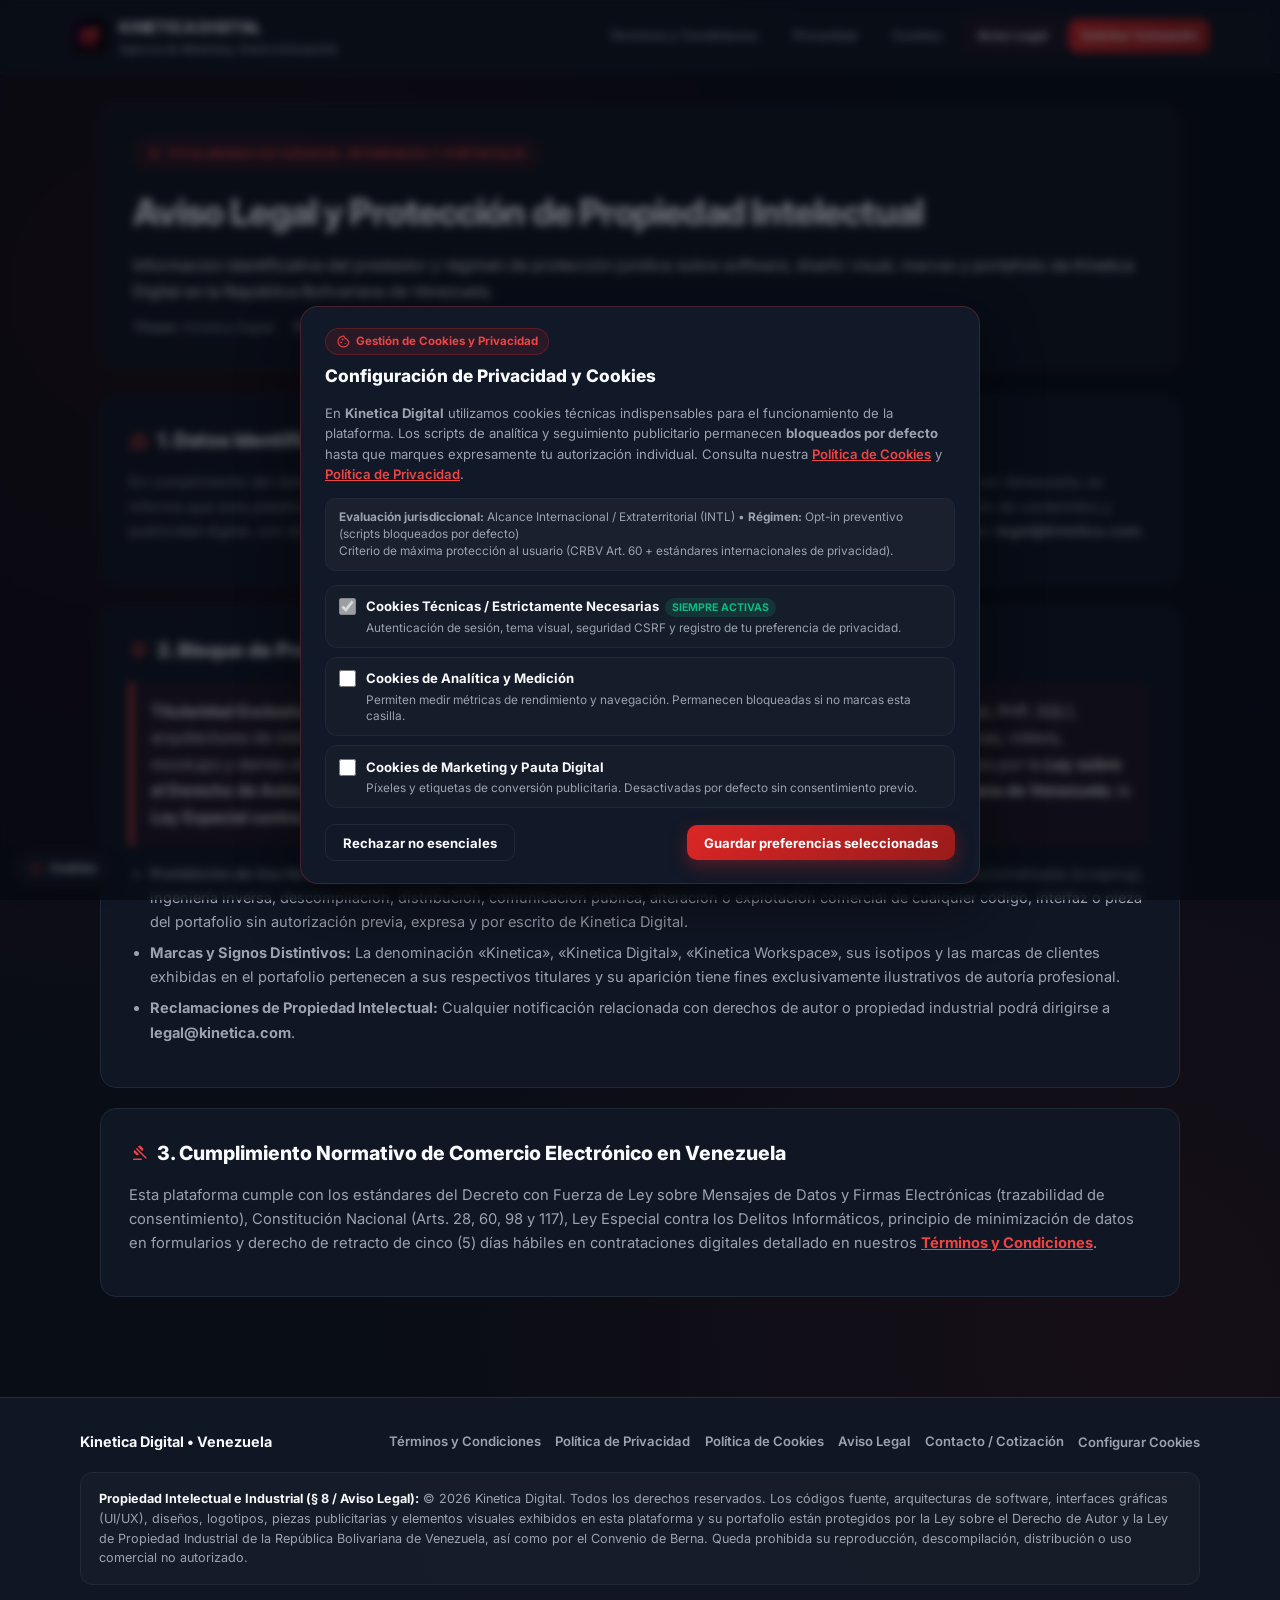
<file: aviso-legal.html>
<!DOCTYPE html>
<html lang="es" data-theme="dark">
<head>
    <meta charset="UTF-8">
    <meta name="viewport" content="width=device-width, initial-scale=1.0">
    <title>Aviso Legal y Propiedad Intelectual • Kinetica Digital</title>
    <link rel="icon" type="image/png" href="img/icon.png">
    <link href="https://fonts.googleapis.com/css2?family=Inter:wght@300;400;500;600;700;800&display=swap" rel="stylesheet">
    <link rel="stylesheet" href="https://fonts.googleapis.com/css2?family=Material+Symbols+Rounded:opsz,wght,FILL,GRAD@24,500,1,0" />
    <link rel="stylesheet" href="css/legal-pages.css">
    <script src="js/legal-consent.js" defer></script>
</head>
<body>
    <script type="text/plain" data-consent-category="analytics">
        window.KineticaConsent?.track('analytics', 'page_view', { page: 'aviso-legal' });
    </script>

    <header class="legal-topbar">
        <div class="legal-topbar-inner">
            <a href="login.html" class="legal-brand">
                <img src="img/logo.jpg" alt="Logo Kinetica Digital">
                <div>
                    <div>KINETICA DIGITAL</div>
                    <div style="font-size:0.7rem;color:var(--text-muted);font-weight:600;">Agencia de Marketing, Diseño & Desarrollo</div>
                </div>
            </a>
            <nav class="legal-nav" aria-label="Navegación legal">
                <a href="terminos-y-condiciones.html">Términos y Condiciones</a>
                <a href="politica-de-privacidad.html">Privacidad</a>
                <a href="politica-de-cookies.html">Cookies</a>
                <a href="aviso-legal.html" class="active">Aviso Legal</a>
                <a href="contacto.html" class="cta-nav">Solicitar Cotización</a>
            </nav>
        </div>
    </header>

    <main class="legal-container">
        <section class="legal-hero">
            <div class="legal-pill">
                <span class="material-symbols-rounded" style="font-size:15px;">copyright</span>
                Titularidad de Códigos, Interfaces y Portafolio
            </div>
            <h1>Aviso Legal y Protección de Propiedad Intelectual</h1>
            <p class="text-muted">Información identificativa del prestador y régimen de protección jurídica sobre software, diseño visual, marcas y portafolio de Kinetica Digital en la República Bolivariana de Venezuela.</p>
            <div class="legal-meta">
                <span><strong>Titular:</strong> Kinetica Digital</span>
                <span><strong>País:</strong> República Bolivariana de Venezuela</span>
                <span><strong>Contacto Legal:</strong> legal@kinetica.com</span>
            </div>
        </section>

        <div class="legal-card">
            <h2><span class="material-symbols-rounded" style="color:var(--neon-red);">badge</span> 1. Datos Identificativos</h2>
            <p>En cumplimiento del deber de información transparente en el comercio electrónico y la prestación de servicios digitales en Venezuela, se informa que esta plataforma pertenece a <strong>Kinetica Digital</strong>, agencia especializada en diseño gráfico, desarrollo web, gestión de contenidos y publicidad digital, con domicilio en Caracas, República Bolivariana de Venezuela, y correo oficial <strong>contacto@kinetica.com</strong> / <strong>legal@kinetica.com</strong>.</p>
        </div>

        <div class="legal-card">
            <h2><span class="material-symbols-rounded" style="color:var(--neon-red);">shield_lock</span> 2. Bloque de Protección de Propiedad Intelectual e Industrial</h2>
            <div class="legal-highlight-box">
                <strong>Titularidad Exclusiva sobre Códigos, Interfaces y Portafolio:</strong> Todos los códigos fuente (HTML, CSS, JavaScript, PHP, SQL), arquitecturas de sistema, bases de datos, interfaces gráficas (UI/UX), sistemas visuales, logotipos, piezas gráficas, videos, mockups y demás elementos visuales exhibidos en el portafolio y plataforma de Kinetica Digital están protegidos por la <strong>Ley sobre el Derecho de Autor</strong>, la <strong>Ley de Propiedad Industrial</strong>, el <strong>Artículo 98 de la Constitución de la República Bolivariana de Venezuela</strong>, la <strong>Ley Especial contra los Delitos Informáticos</strong> y el <strong>Convenio de Berna</strong>.
            </div>
            <ul>
                <li><strong>Prohibición de Uso No Autorizado:</strong> Queda terminantemente prohibida la copia, reproducción total o parcial, extracción automatizada (scraping), ingeniería inversa, descompilación, distribución, comunicación pública, alteración o explotación comercial de cualquier código, interfaz o pieza del portafolio sin autorización previa, expresa y por escrito de Kinetica Digital.</li>
                <li><strong>Marcas y Signos Distintivos:</strong> La denominación «Kinetica», «Kinetica Digital», «Kinetica Workspace», sus isotipos y las marcas de clientes exhibidas en el portafolio pertenecen a sus respectivos titulares y su aparición tiene fines exclusivamente ilustrativos de autoría profesional.</li>
                <li><strong>Reclamaciones de Propiedad Intelectual:</strong> Cualquier notificación relacionada con derechos de autor o propiedad industrial podrá dirigirse a <strong>legal@kinetica.com</strong>.</li>
            </ul>
        </div>

        <div class="legal-card">
            <h2><span class="material-symbols-rounded" style="color:var(--neon-red);">gavel</span> 3. Cumplimiento Normativo de Comercio Electrónico en Venezuela</h2>
            <p>Esta plataforma cumple con los estándares del Decreto con Fuerza de Ley sobre Mensajes de Datos y Firmas Electrónicas (trazabilidad de consentimiento), Constitución Nacional (Arts. 28, 60, 98 y 117), Ley Especial contra los Delitos Informáticos, principio de minimización de datos en formularios y derecho de retracto de cinco (5) días hábiles en contrataciones digitales detallado en nuestros <a href="terminos-y-condiciones.html" style="color:var(--neon-red);font-weight:700;">Términos y Condiciones</a>.</p>
        </div>
    </main>

    <footer class="legal-footer">
        <div class="legal-footer-inner">
            <div class="legal-footer-links">
                <strong style="font-size:0.9rem;">Kinetica Digital • Venezuela</strong>
                <div class="legal-footer-nav">
                    <a href="terminos-y-condiciones.html">Términos y Condiciones</a>
                    <a href="politica-de-privacidad.html">Política de Privacidad</a>
                    <a href="politica-de-cookies.html">Política de Cookies</a>
                    <a href="aviso-legal.html">Aviso Legal</a>
                    <a href="contacto.html">Contacto / Cotización</a>
                    <button type="button" onclick="window.KineticaConsent?.openPreferences()">Configurar Cookies</button>
                </div>
            </div>
            <div class="ip-protection-block">
                <strong>Propiedad Intelectual e Industrial (§ 8 / Aviso Legal):</strong> © 2026 Kinetica Digital. Todos los derechos reservados. Los códigos fuente, arquitecturas de software, interfaces gráficas (UI/UX), diseños, logotipos, piezas publicitarias y elementos visuales exhibidos en esta plataforma y su portafolio están protegidos por la Ley sobre el Derecho de Autor y la Ley de Propiedad Industrial de la República Bolivariana de Venezuela, así como por el Convenio de Berna. Queda prohibida su reproducción, descompilación, distribución o uso comercial no autorizado.
            </div>
        </div>
    </footer>
</body>
</html>
</file>
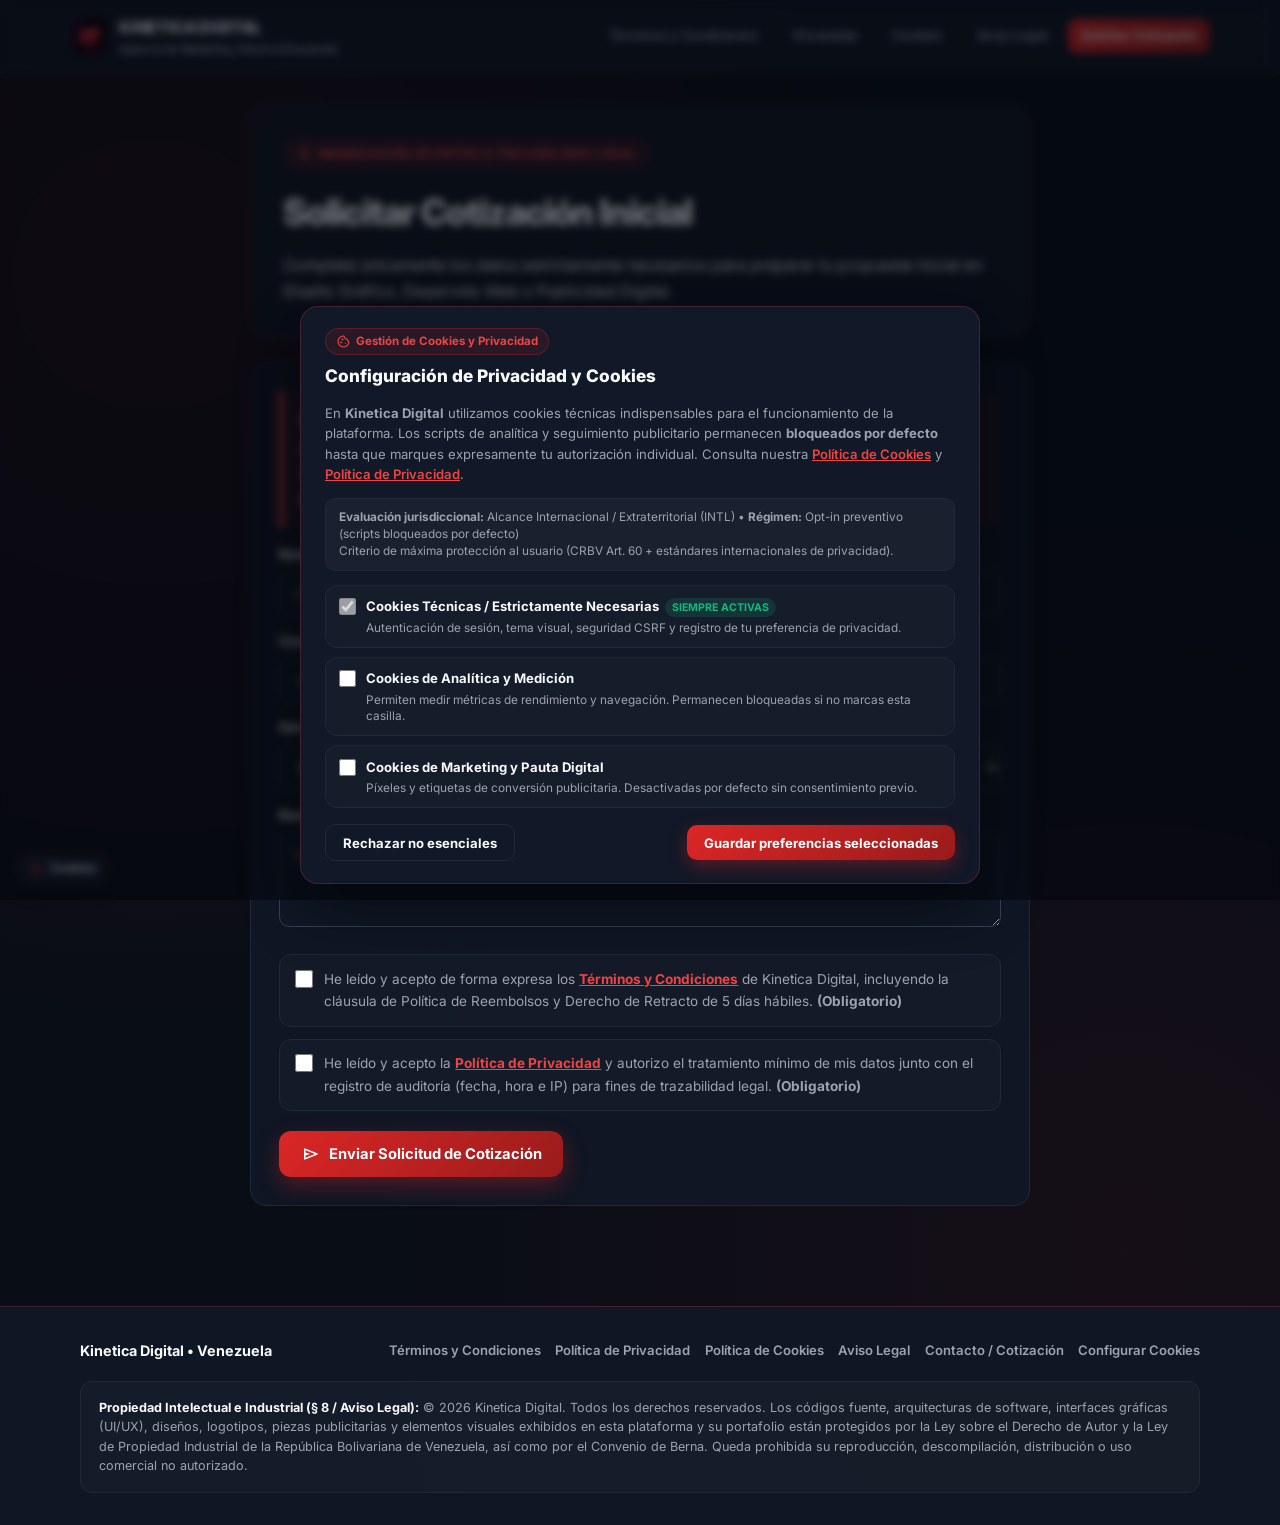
<file: contacto.html>
<!DOCTYPE html>
<html lang="es" data-theme="dark">
<head>
    <meta charset="UTF-8">
    <meta name="viewport" content="width=device-width, initial-scale=1.0">
    <title>Contacto y Cotización Inicial • Kinetica Digital</title>
    <link rel="icon" type="image/png" href="img/icon.png">
    <link href="https://fonts.googleapis.com/css2?family=Inter:wght@300;400;500;600;700;800&display=swap" rel="stylesheet">
    <link rel="stylesheet" href="https://fonts.googleapis.com/css2?family=Material+Symbols+Rounded:opsz,wght,FILL,GRAD@24,500,1,0" />
    <link rel="stylesheet" href="css/legal-pages.css">
    <script src="js/legal-consent.js" defer></script>
</head>
<body>
    <script type="text/plain" data-consent-category="analytics">
        window.KineticaConsent?.track('analytics', 'page_view', { page: 'contacto' });
    </script>

    <header class="legal-topbar">
        <div class="legal-topbar-inner">
            <a href="login.html" class="legal-brand">
                <img src="img/logo.jpg" alt="Logo Kinetica Digital">
                <div>
                    <div>KINETICA DIGITAL</div>
                    <div style="font-size:0.7rem;color:var(--text-muted);font-weight:600;">Agencia de Marketing, Diseño & Desarrollo</div>
                </div>
            </a>
            <nav class="legal-nav" aria-label="Navegación legal">
                <a href="terminos-y-condiciones.html">Términos y Condiciones</a>
                <a href="politica-de-privacidad.html">Privacidad</a>
                <a href="politica-de-cookies.html">Cookies</a>
                <a href="aviso-legal.html">Aviso Legal</a>
                <a href="contacto.html" class="cta-nav active">Solicitar Cotización</a>
            </nav>
        </div>
    </header>

    <main class="legal-container" style="max-width: 820px;">
        <section class="legal-hero">
            <div class="legal-pill">
                <span class="material-symbols-rounded" style="font-size:15px;">request_quote</span>
                Minimización de Datos & Trazabilidad Legal
            </div>
            <h1>Solicitar Cotización Inicial</h1>
            <p class="text-muted">Completa únicamente los datos estrictamente necesarios para preparar tu propuesta inicial en Diseño Gráfico, Desarrollo Web o Publicidad Digital.</p>
        </section>

        <section class="legal-card">
            <div class="legal-highlight-box" style="margin-top:0;">
                <strong>Principio de Minimización de Datos:</strong> Este formulario solicita solo 4 datos indispensables para cotizar. No recopilamos cédula, RIF, teléfono ni información financiera en esta etapa inicial. Además, toda contratación digital cuenta con <strong>derecho de retracto de cinco (5) días hábiles</strong> conforme a nuestros <a href="terminos-y-condiciones.html#reembolsos" style="color:var(--neon-red);font-weight:700;">Términos y Condiciones</a>.
            </div>

            <div id="contact-error-banner" class="legal-error-banner" role="alert"></div>
            <div id="contact-success-banner" class="legal-success-banner" role="status"></div>

            <form id="public-contact-form" novalidate>
                <div class="form-field">
                    <label for="contact_client_name">Nombre completo o Razón Social *</label>
                    <input type="text" id="contact_client_name" name="client_name" class="form-input" placeholder="Ej: María Fernanda Gómez / Inversiones Sol C.A." required maxlength="150">
                </div>

                <div class="form-field">
                    <label for="contact_client_email">Correo electrónico de contacto *</label>
                    <input type="email" id="contact_client_email" name="client_email" class="form-input" placeholder="nombre@empresa.com" required maxlength="150">
                </div>

                <div class="form-field">
                    <label for="contact_service_type">Servicio a cotizar *</label>
                    <select id="contact_service_type" name="service_type" class="form-select" required>
                        <option value="">Selecciona un servicio...</option>
                        <option value="Diseño Gráfico">Diseño Gráfico (Identidad, Grillas, Artes)</option>
                        <option value="Desarrollo Web">Desarrollo Web (Sitios, Apps, E-Commerce)</option>
                        <option value="Publicidad Digital">Publicidad Digital (Meta Ads, Google Ads, Redes)</option>
                        <option value="Paquete Integral">Paquete Integral (Diseño + Web + Publicidad)</option>
                    </select>
                </div>

                <div class="form-field">
                    <label for="contact_project_summary">Resumen del requerimiento *</label>
                    <textarea id="contact_project_summary" name="project_summary" class="form-textarea" rows="4" placeholder="Describe brevemente el alcance, objetivos y plazo estimado de tu proyecto..." required minlength="10"></textarea>
                </div>

                <!-- Casillas independientes y obligatorias (sin opción de "Aceptar todo") -->
                <div style="margin: 1.25rem 0;">
                    <label class="consent-checkbox-box" for="contact_accept_terms">
                        <input type="checkbox" id="contact_accept_terms" name="accept_terms" required>
                        <span>
                            He leído y acepto de forma expresa los <a href="terminos-y-condiciones.html" target="_blank" rel="noopener">Términos y Condiciones</a> de Kinetica Digital, incluyendo la cláusula de Política de Reembolsos y Derecho de Retracto de 5 días hábiles. <strong>(Obligatorio)</strong>
                        </span>
                    </label>

                    <label class="consent-checkbox-box" for="contact_accept_privacy">
                        <input type="checkbox" id="contact_accept_privacy" name="accept_privacy" required>
                        <span>
                            He leído y acepto la <a href="politica-de-privacidad.html" target="_blank" rel="noopener">Política de Privacidad</a> y autorizo el tratamiento mínimo de mis datos junto con el registro de auditoría (fecha, hora e IP) para fines de trazabilidad legal. <strong>(Obligatorio)</strong>
                        </span>
                    </label>
                </div>

                <button type="submit" id="contact-submit-btn" class="btn-primary-legal">
                    <span class="material-symbols-rounded">send</span>
                    Enviar Solicitud de Cotización
                </button>
            </form>
        </section>
    </main>

    <footer class="legal-footer">
        <div class="legal-footer-inner">
            <div class="legal-footer-links">
                <strong style="font-size:0.9rem;">Kinetica Digital • Venezuela</strong>
                <div class="legal-footer-nav">
                    <a href="terminos-y-condiciones.html">Términos y Condiciones</a>
                    <a href="politica-de-privacidad.html">Política de Privacidad</a>
                    <a href="politica-de-cookies.html">Política de Cookies</a>
                    <a href="aviso-legal.html">Aviso Legal</a>
                    <a href="contacto.html">Contacto / Cotización</a>
                    <button type="button" onclick="window.KineticaConsent?.openPreferences()">Configurar Cookies</button>
                </div>
            </div>
            <div class="ip-protection-block">
                <strong>Propiedad Intelectual e Industrial (§ 8 / Aviso Legal):</strong> © 2026 Kinetica Digital. Todos los derechos reservados. Los códigos fuente, arquitecturas de software, interfaces gráficas (UI/UX), diseños, logotipos, piezas publicitarias y elementos visuales exhibidos en esta plataforma y su portafolio están protegidos por la Ley sobre el Derecho de Autor y la Ley de Propiedad Industrial de la República Bolivariana de Venezuela, así como por el Convenio de Berna. Queda prohibida su reproducción, descompilación, distribución o uso comercial no autorizado.
            </div>
        </div>
    </footer>

    <script>
        document.getElementById('public-contact-form').addEventListener('submit', async function (event) {
            event.preventDefault();

            const errorBox = document.getElementById('contact-error-banner');
            const successBox = document.getElementById('contact-success-banner');
            const termsEl = document.getElementById('contact_accept_terms');
            const privacyEl = document.getElementById('contact_accept_privacy');
            const submitBtn = document.getElementById('contact-submit-btn');

            if (successBox) successBox.style.display = 'none';

            // 1. Bloquear submit si ambas casillas independientes no están marcadas
            if (window.KineticaConsent) {
                const check = window.KineticaConsent.validateLegalForm(event, termsEl, privacyEl, errorBox);
                if (!check.valid) return;
            } else if (!termsEl.checked || !privacyEl.checked) {
                errorBox.textContent = 'Debes marcar de forma independiente los Términos y Condiciones y la Política de Privacidad.';
                errorBox.style.display = 'block';
                return;
            }

            const clientName = document.getElementById('contact_client_name').value.trim();
            const clientEmail = document.getElementById('contact_client_email').value.trim();
            const serviceType = document.getElementById('contact_service_type').value.trim();
            const projectSummary = document.getElementById('contact_project_summary').value.trim();

            if (clientName.length < 2 || !clientEmail.includes('@') || !serviceType || projectSummary.length < 10) {
                errorBox.textContent = 'Completa los 4 campos requeridos para emitir tu cotización inicial (resumen mínimo de 10 caracteres).';
                errorBox.style.display = 'block';
                return;
            }

            errorBox.style.display = 'none';
            submitBtn.disabled = true;
            submitBtn.innerHTML = '<span class="material-symbols-rounded">hourglass_top</span> Registrando solicitud...';

            try {
                const res = await fetch('api.php?action=submit_contact_quote', {
                    method: 'POST',
                    headers: { 'Content-Type': 'application/json' },
                    body: JSON.stringify({
                        client_name: clientName,
                        client_email: clientEmail,
                        service_type: serviceType,
                        project_summary: projectSummary,
                        accepted_terms: termsEl.checked,
                        accepted_privacy: privacyEl.checked
                    })
                });
                const data = await res.json();

                if (!res.ok || !data.success) {
                    errorBox.textContent = data.message || 'No se pudo procesar la solicitud.';
                    errorBox.style.display = 'block';
                    return;
                }

                this.reset();
                const audit = data.audit || {};
                successBox.innerHTML = `
                    <strong><span class="material-symbols-rounded" style="font-size:17px;vertical-align:middle;">check_circle</span> Solicitud de cotización #${data.quote_id} registrada con éxito.</strong><br>
                    Trazabilidad de auditoría #${audit.audit_id || '-'} • Fecha: ${audit.consent_date || '-'} • Hora: ${audit.consent_time || '-'} • IP: ${audit.ip_address || '-'} • T&C: Aceptado • Privacidad: Aceptada.
                `;
                successBox.style.display = 'block';
            } catch (err) {
                errorBox.textContent = 'Error de conexión con el servidor al guardar la solicitud.';
                errorBox.style.display = 'block';
            } finally {
                submitBtn.disabled = false;
                submitBtn.innerHTML = '<span class="material-symbols-rounded">send</span> Enviar Solicitud de Cotización';
            }
        });
    </script>
</body>
</html>
</file>
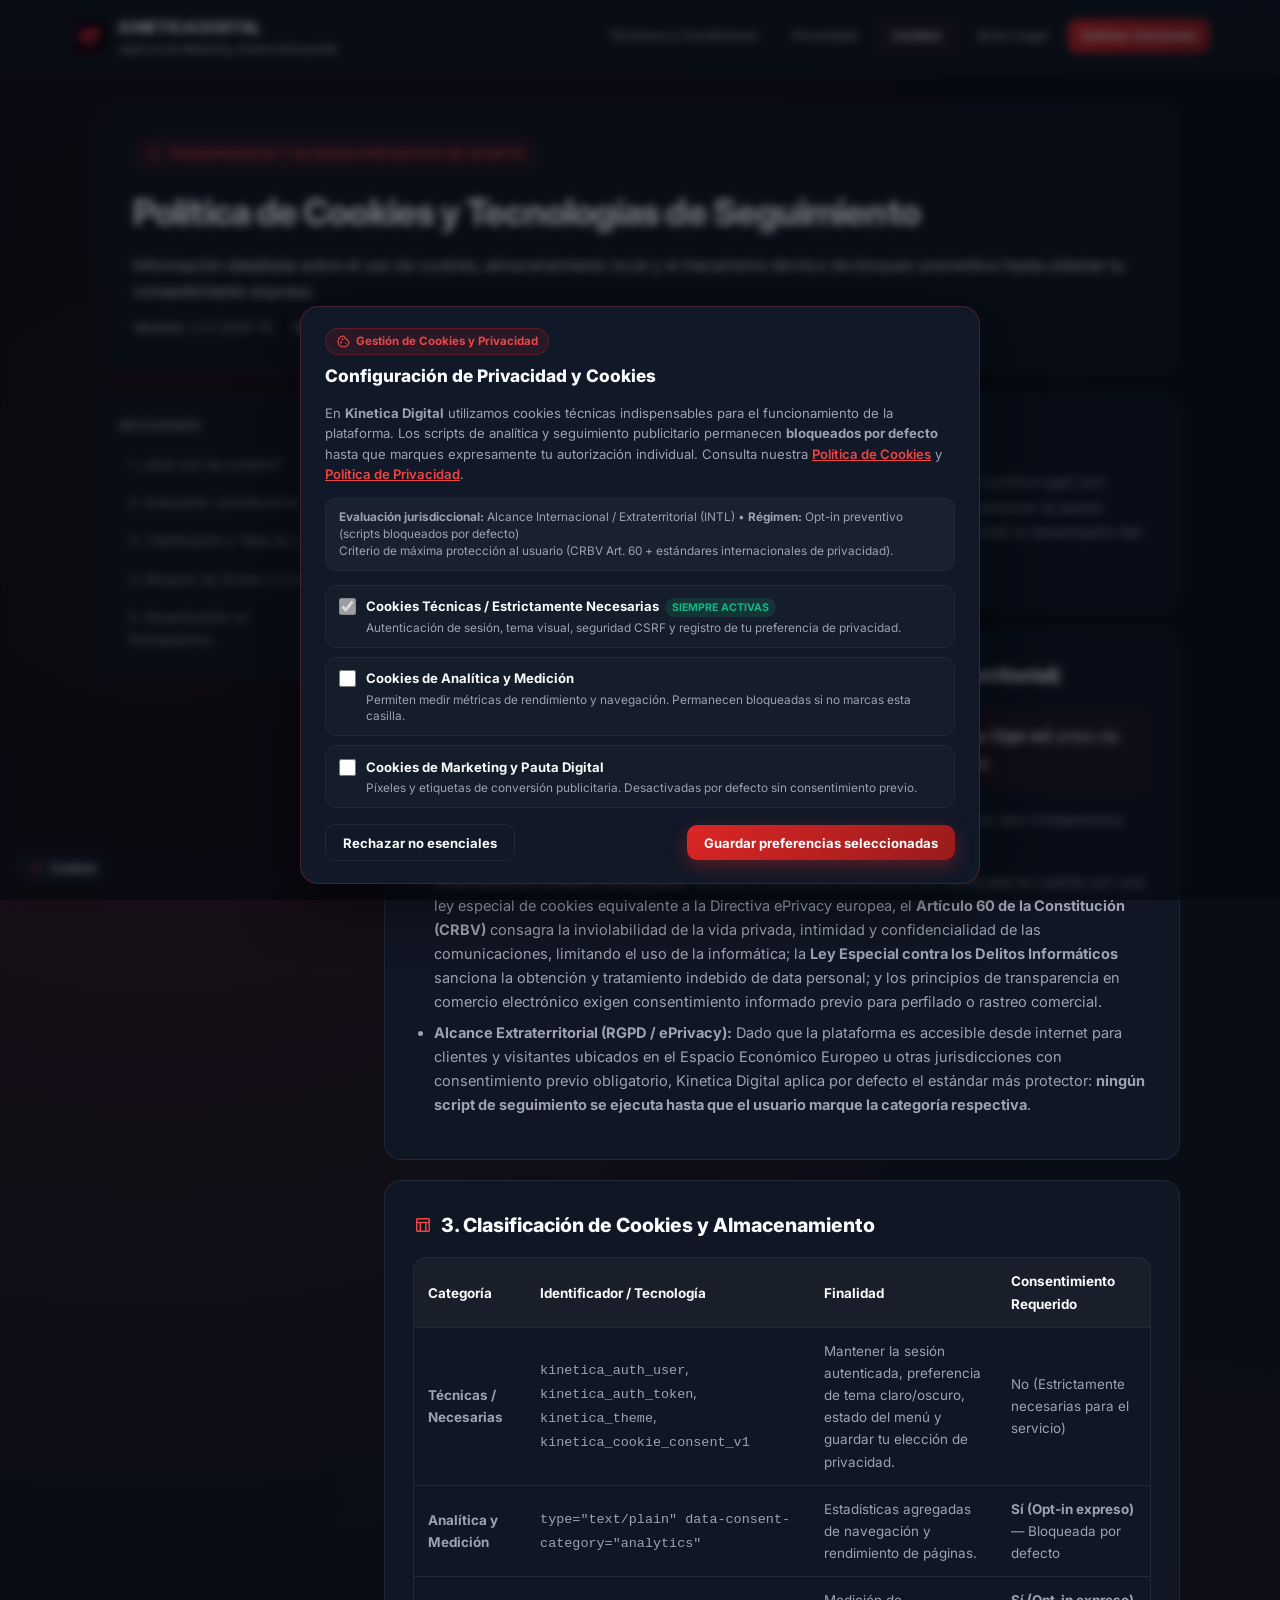
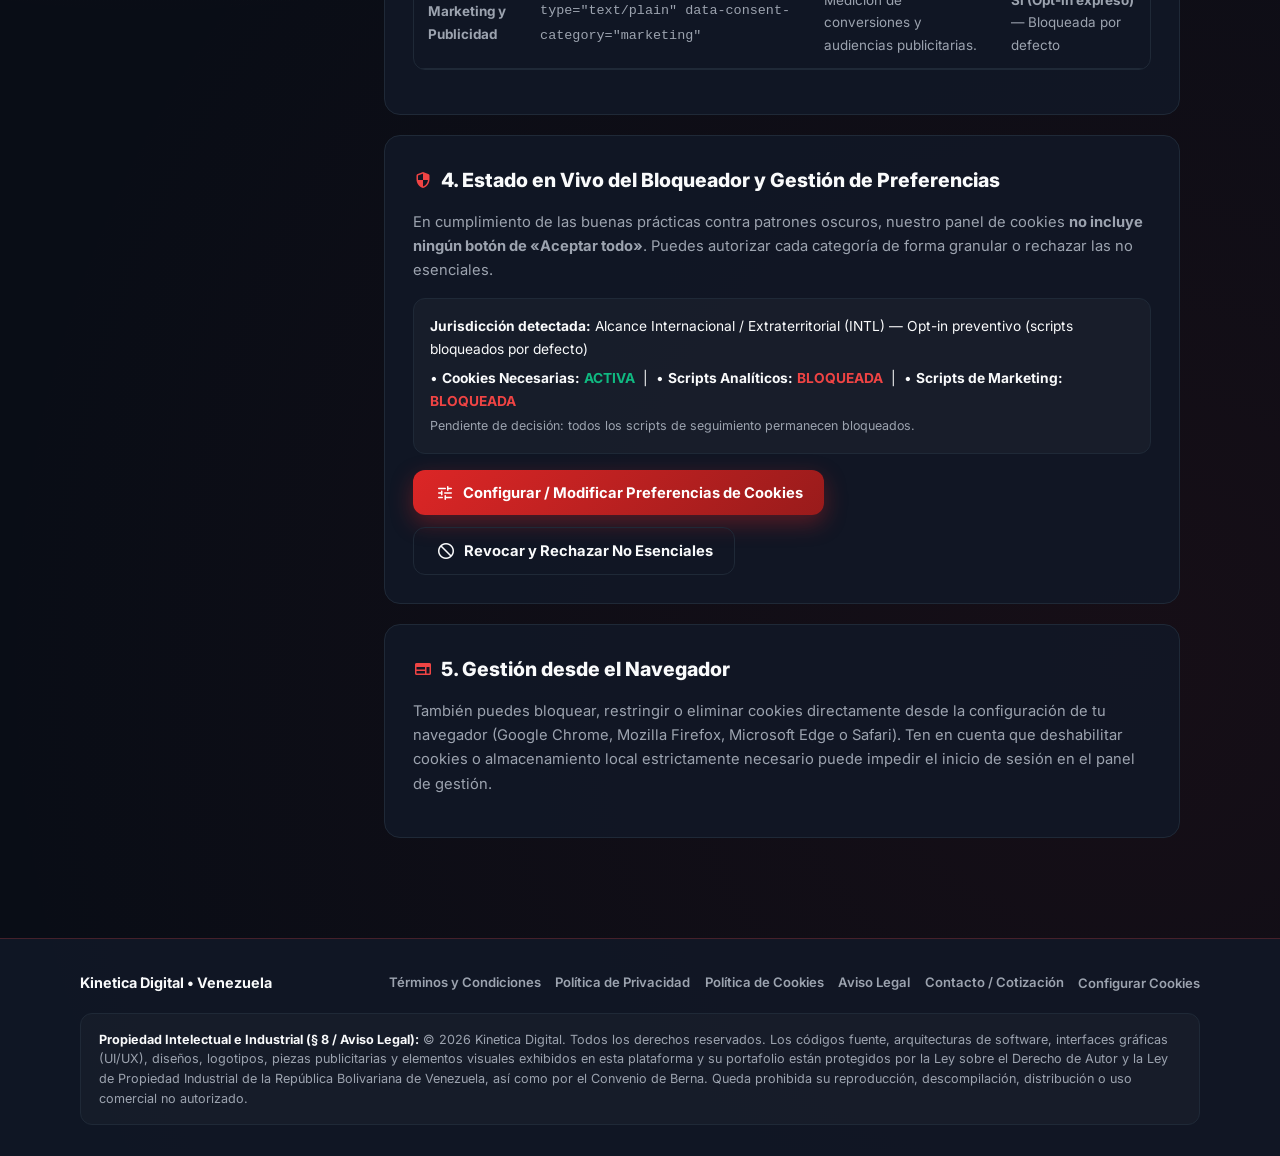
<file: politica-de-cookies.html>
<!DOCTYPE html>
<html lang="es" data-theme="dark">
<head>
    <meta charset="UTF-8">
    <meta name="viewport" content="width=device-width, initial-scale=1.0">
    <title>Política de Cookies • Kinetica Digital</title>
    <link rel="icon" type="image/png" href="img/icon.png">
    <link href="https://fonts.googleapis.com/css2?family=Inter:wght@300;400;500;600;700;800&display=swap" rel="stylesheet">
    <link rel="stylesheet" href="https://fonts.googleapis.com/css2?family=Material+Symbols+Rounded:opsz,wght,FILL,GRAD@24,500,1,0" />
    <link rel="stylesheet" href="css/legal-pages.css">
    <script src="js/legal-consent.js" defer></script>
</head>
<body>
    <!-- Scripts bloqueados hasta consentimiento explícito -->
    <script type="text/plain" data-consent-category="analytics">
        window.KineticaConsent?.track('analytics', 'page_view', { page: 'politica-de-cookies' });
    </script>
    <script type="text/plain" data-consent-category="marketing">
        window.KineticaConsent?.track('marketing', 'retargeting_ready', { page: 'politica-de-cookies' });
    </script>

    <header class="legal-topbar">
        <div class="legal-topbar-inner">
            <a href="login.html" class="legal-brand">
                <img src="img/logo.jpg" alt="Logo Kinetica Digital">
                <div>
                    <div>KINETICA DIGITAL</div>
                    <div style="font-size:0.7rem;color:var(--text-muted);font-weight:600;">Agencia de Marketing, Diseño & Desarrollo</div>
                </div>
            </a>
            <nav class="legal-nav" aria-label="Navegación legal">
                <a href="terminos-y-condiciones.html">Términos y Condiciones</a>
                <a href="politica-de-privacidad.html">Privacidad</a>
                <a href="politica-de-cookies.html" class="active">Cookies</a>
                <a href="aviso-legal.html">Aviso Legal</a>
                <a href="contacto.html" class="cta-nav">Solicitar Cotización</a>
            </nav>
        </div>
    </header>

    <main class="legal-container">
        <section class="legal-hero">
            <div class="legal-pill">
                <span class="material-symbols-rounded" style="font-size:15px;">cookie</span>
                Transparencia y Bloqueo Preventivo de Scripts
            </div>
            <h1>Política de Cookies y Tecnologías de Seguimiento</h1>
            <p class="text-muted">Información detallada sobre el uso de cookies, almacenamiento local y el mecanismo técnico de bloqueo preventivo hasta obtener tu consentimiento expreso.</p>
            <div class="legal-meta">
                <span><strong>Versión:</strong> v1.0-2026-VE</span>
                <span><strong>Actualización:</strong> 16 de noviembre de 2026</span>
                <span><strong>Modelo:</strong> Opt-in estricto sin botón «Aceptar todo»</span>
            </div>
        </section>

        <div class="legal-grid">
            <aside class="legal-toc">
                <h3>Secciones</h3>
                <ul>
                    <li><a href="#que-son">1. ¿Qué son las cookies?</a></li>
                    <li><a href="#jurisdiccion">2. Evaluación Jurisdiccional</a></li>
                    <li><a href="#clasificacion">3. Clasificación y Tabla de Uso</a></li>
                    <li><a href="#bloqueo">4. Bloqueo de Scripts y Control</a></li>
                    <li><a href="#navegadores">5. Desactivación en Navegadores</a></li>
                </ul>
            </aside>

            <div>
                <article class="legal-card" id="que-son">
                    <h2><span class="material-symbols-rounded" style="color:var(--neon-red);">info</span> 1. ¿Qué son las cookies y tecnologías similares?</h2>
                    <p>Las cookies y tecnologías de almacenamiento local (como <code>localStorage</code> y <code>sessionStorage</code>) son pequeños archivos o registros que el navegador guarda en tu dispositivo para mantener la sesión activa, recordar preferencias visuales o, cuando tú lo autorizas expresamente, medir el desempeño del sitio.</p>
                </article>

                <article class="legal-card" id="jurisdiccion">
                    <h2><span class="material-symbols-rounded" style="color:var(--neon-red);">public</span> 2. Evaluación Jurisdiccional (Venezuela y Alcance Extraterritorial)</h2>
                    <div class="legal-highlight-box">
                        <strong>Resultado de Evaluación Legal:</strong> Se exige <strong>consentimiento previo expreso (Opt-in)</strong> antes de ejecutar cualquier script de analítica o seguimiento publicitario no esencial.
                    </div>
                    <p>Nuestro análisis normativo determina la obligatoriedad del bloqueo preventivo por dos fundamentos concurrentes:</p>
                    <ul>
                        <li><strong>Ordenamiento Jurídico Venezolano:</strong> Aunque la República Bolivariana de Venezuela no cuenta con una ley especial de cookies equivalente a la Directiva ePrivacy europea, el <strong>Artículo 60 de la Constitución (CRBV)</strong> consagra la inviolabilidad de la vida privada, intimidad y confidencialidad de las comunicaciones, limitando el uso de la informática; la <strong>Ley Especial contra los Delitos Informáticos</strong> sanciona la obtención y tratamiento indebido de data personal; y los principios de transparencia en comercio electrónico exigen consentimiento informado previo para perfilado o rastreo comercial.</li>
                        <li><strong>Alcance Extraterritorial (RGPD / ePrivacy):</strong> Dado que la plataforma es accesible desde internet para clientes y visitantes ubicados en el Espacio Económico Europeo u otras jurisdicciones con consentimiento previo obligatorio, Kinetica Digital aplica por defecto el estándar más protector: <strong>ningún script de seguimiento se ejecuta hasta que el usuario marque la categoría respectiva</strong>.</li>
                    </ul>
                </article>

                <article class="legal-card" id="clasificacion">
                    <h2><span class="material-symbols-rounded" style="color:var(--neon-red);">table_chart</span> 3. Clasificación de Cookies y Almacenamiento</h2>
                    <div class="legal-table-wrap">
                        <table class="legal-table">
                            <thead>
                                <tr>
                                    <th>Categoría</th>
                                    <th>Identificador / Tecnología</th>
                                    <th>Finalidad</th>
                                    <th>Consentimiento Requerido</th>
                                </tr>
                            </thead>
                            <tbody>
                                <tr>
                                    <td><strong>Técnicas / Necesarias</strong></td>
                                    <td><code>kinetica_auth_user</code>, <code>kinetica_auth_token</code>, <code>kinetica_theme</code>, <code>kinetica_cookie_consent_v1</code></td>
                                    <td>Mantener la sesión autenticada, preferencia de tema claro/oscuro, estado del menú y guardar tu elección de privacidad.</td>
                                    <td>No (Estrictamente necesarias para el servicio)</td>
                                </tr>
                                <tr>
                                    <td><strong>Analítica y Medición</strong></td>
                                    <td><code>type="text/plain" data-consent-category="analytics"</code></td>
                                    <td>Estadísticas agregadas de navegación y rendimiento de páginas.</td>
                                    <td><strong>Sí (Opt-in expreso)</strong> — Bloqueada por defecto</td>
                                </tr>
                                <tr>
                                    <td><strong>Marketing y Publicidad</strong></td>
                                    <td><code>type="text/plain" data-consent-category="marketing"</code></td>
                                    <td>Medición de conversiones y audiencias publicitarias.</td>
                                    <td><strong>Sí (Opt-in expreso)</strong> — Bloqueada por defecto</td>
                                </tr>
                            </tbody>
                        </table>
                    </div>
                </article>

                <article class="legal-card" id="bloqueo">
                    <h2><span class="material-symbols-rounded" style="color:var(--neon-red);">security</span> 4. Estado en Vivo del Bloqueador y Gestión de Preferencias</h2>
                    <p>En cumplimiento de las buenas prácticas contra patrones oscuros, nuestro panel de cookies <strong>no incluye ningún botón de «Aceptar todo»</strong>. Puedes autorizar cada categoría de forma granular o rechazar las no esenciales.</p>

                    <div id="cookie-live-status" style="padding:1rem; border-radius:12px; border:1px solid var(--card-border); background:rgba(128,128,128,0.06); margin: 1rem 0; font-size:0.86rem;">
                        Cargando estado del bloqueador de scripts...
                    </div>

                    <div style="display:flex; gap:0.75rem; flex-wrap:wrap;">
                        <button type="button" class="btn-primary-legal" onclick="window.KineticaConsent?.openPreferences()">
                            <span class="material-symbols-rounded">tune</span> Configurar / Modificar Preferencias de Cookies
                        </button>
                        <button type="button" class="btn-primary-legal" style="background:transparent; border:1px solid var(--card-border); color:var(--text-main); box-shadow:none;" onclick="window.KineticaConsent?.rejectNonEssential(); updateLiveCookieStatus();">
                            <span class="material-symbols-rounded">block</span> Revocar y Rechazar No Esenciales
                        </button>
                    </div>
                </article>

                <article class="legal-card" id="navegadores">
                    <h2><span class="material-symbols-rounded" style="color:var(--neon-red);">web</span> 5. Gestión desde el Navegador</h2>
                    <p>También puedes bloquear, restringir o eliminar cookies directamente desde la configuración de tu navegador (Google Chrome, Mozilla Firefox, Microsoft Edge o Safari). Ten en cuenta que deshabilitar cookies o almacenamiento local estrictamente necesario puede impedir el inicio de sesión en el panel de gestión.</p>
                </article>
            </div>
        </div>
    </main>

    <footer class="legal-footer">
        <div class="legal-footer-inner">
            <div class="legal-footer-links">
                <strong style="font-size:0.9rem;">Kinetica Digital • Venezuela</strong>
                <div class="legal-footer-nav">
                    <a href="terminos-y-condiciones.html">Términos y Condiciones</a>
                    <a href="politica-de-privacidad.html">Política de Privacidad</a>
                    <a href="politica-de-cookies.html">Política de Cookies</a>
                    <a href="aviso-legal.html">Aviso Legal</a>
                    <a href="contacto.html">Contacto / Cotización</a>
                    <button type="button" onclick="window.KineticaConsent?.openPreferences()">Configurar Cookies</button>
                </div>
            </div>
            <div class="ip-protection-block">
                <strong>Propiedad Intelectual e Industrial (§ 8 / Aviso Legal):</strong> © 2026 Kinetica Digital. Todos los derechos reservados. Los códigos fuente, arquitecturas de software, interfaces gráficas (UI/UX), diseños, logotipos, piezas publicitarias y elementos visuales exhibidos en esta plataforma y su portafolio están protegidos por la Ley sobre el Derecho de Autor y la Ley de Propiedad Industrial de la República Bolivariana de Venezuela, así como por el Convenio de Berna. Queda prohibida su reproducción, descompilación, distribución o uso comercial no autorizado.
            </div>
        </div>
    </footer>

    <script>
        function updateLiveCookieStatus() {
            const box = document.getElementById('cookie-live-status');
            if (!box || !window.KineticaConsent) return;
            const state = window.KineticaConsent.getState();
            const jur = window.KineticaConsent.evaluateJurisdiction();
            const analyticsTxt = state && state.analytics ? '<span style="color:#10b981;font-weight:700;">AUTORIZADA</span>' : '<span style="color:#ef4444;font-weight:700;">BLOQUEADA</span>';
            const marketingTxt = state && state.marketing ? '<span style="color:#10b981;font-weight:700;">AUTORIZADA</span>' : '<span style="color:#ef4444;font-weight:700;">BLOQUEADA</span>';
            box.innerHTML = `
                <div><strong>Jurisdicción detectada:</strong> ${jur.name} (${jur.code}) — ${jur.policyMode}</div>
                <div style="margin-top:6px;">
                    • <strong>Cookies Necesarias:</strong> <span style="color:#10b981;font-weight:700;">ACTIVA</span> &nbsp;|&nbsp;
                    • <strong>Scripts Analíticos:</strong> ${analyticsTxt} &nbsp;|&nbsp;
                    • <strong>Scripts de Marketing:</strong> ${marketingTxt}
                </div>
                <div style="margin-top:4px; font-size:0.78rem; color:var(--text-muted);">
                    ${state ? 'Última decisión registrada: ' + new Date(state.updatedAt).toLocaleString('es-VE') : 'Pendiente de decisión: todos los scripts de seguimiento permanecen bloqueados.'}
                </div>
            `;
        }
        window.addEventListener('DOMContentLoaded', () => setTimeout(updateLiveCookieStatus, 60));
        window.addEventListener('kinetica:consent-updated', updateLiveCookieStatus);
    </script>
</body>
</html>
</file>
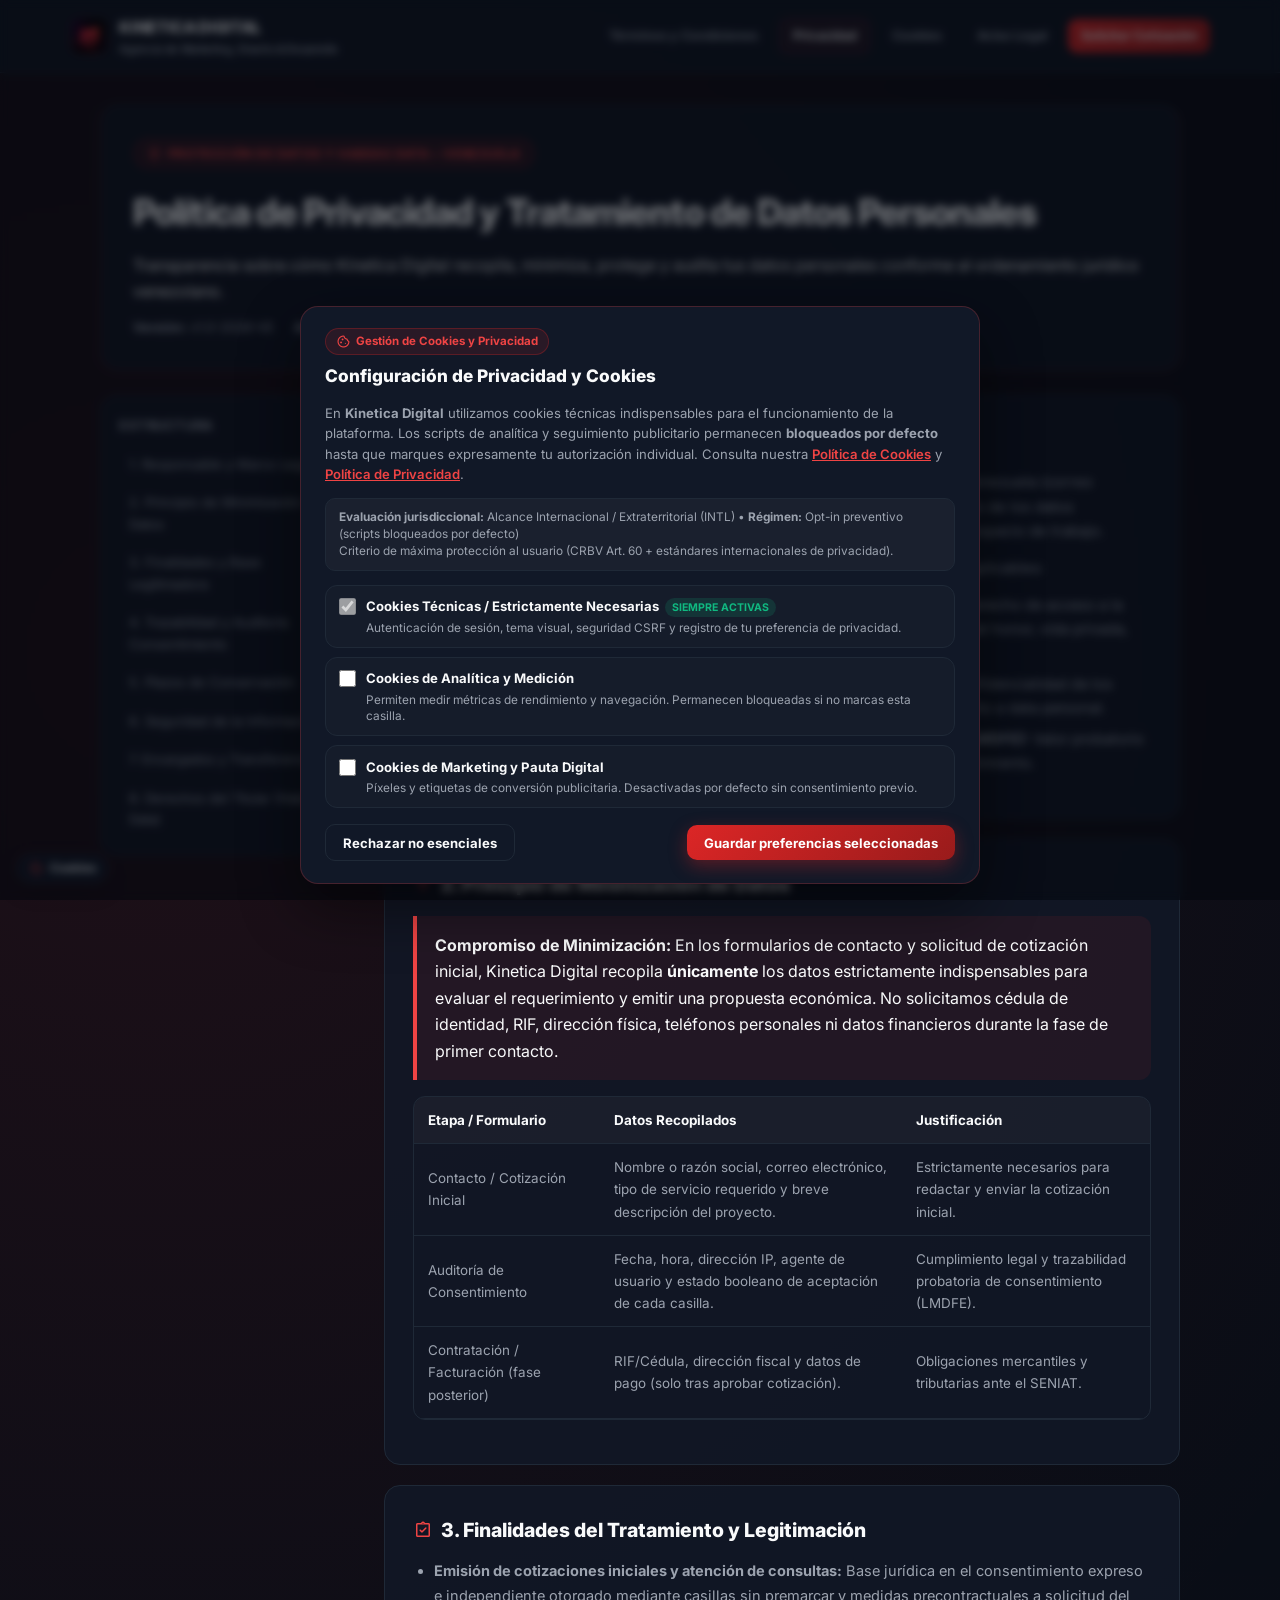
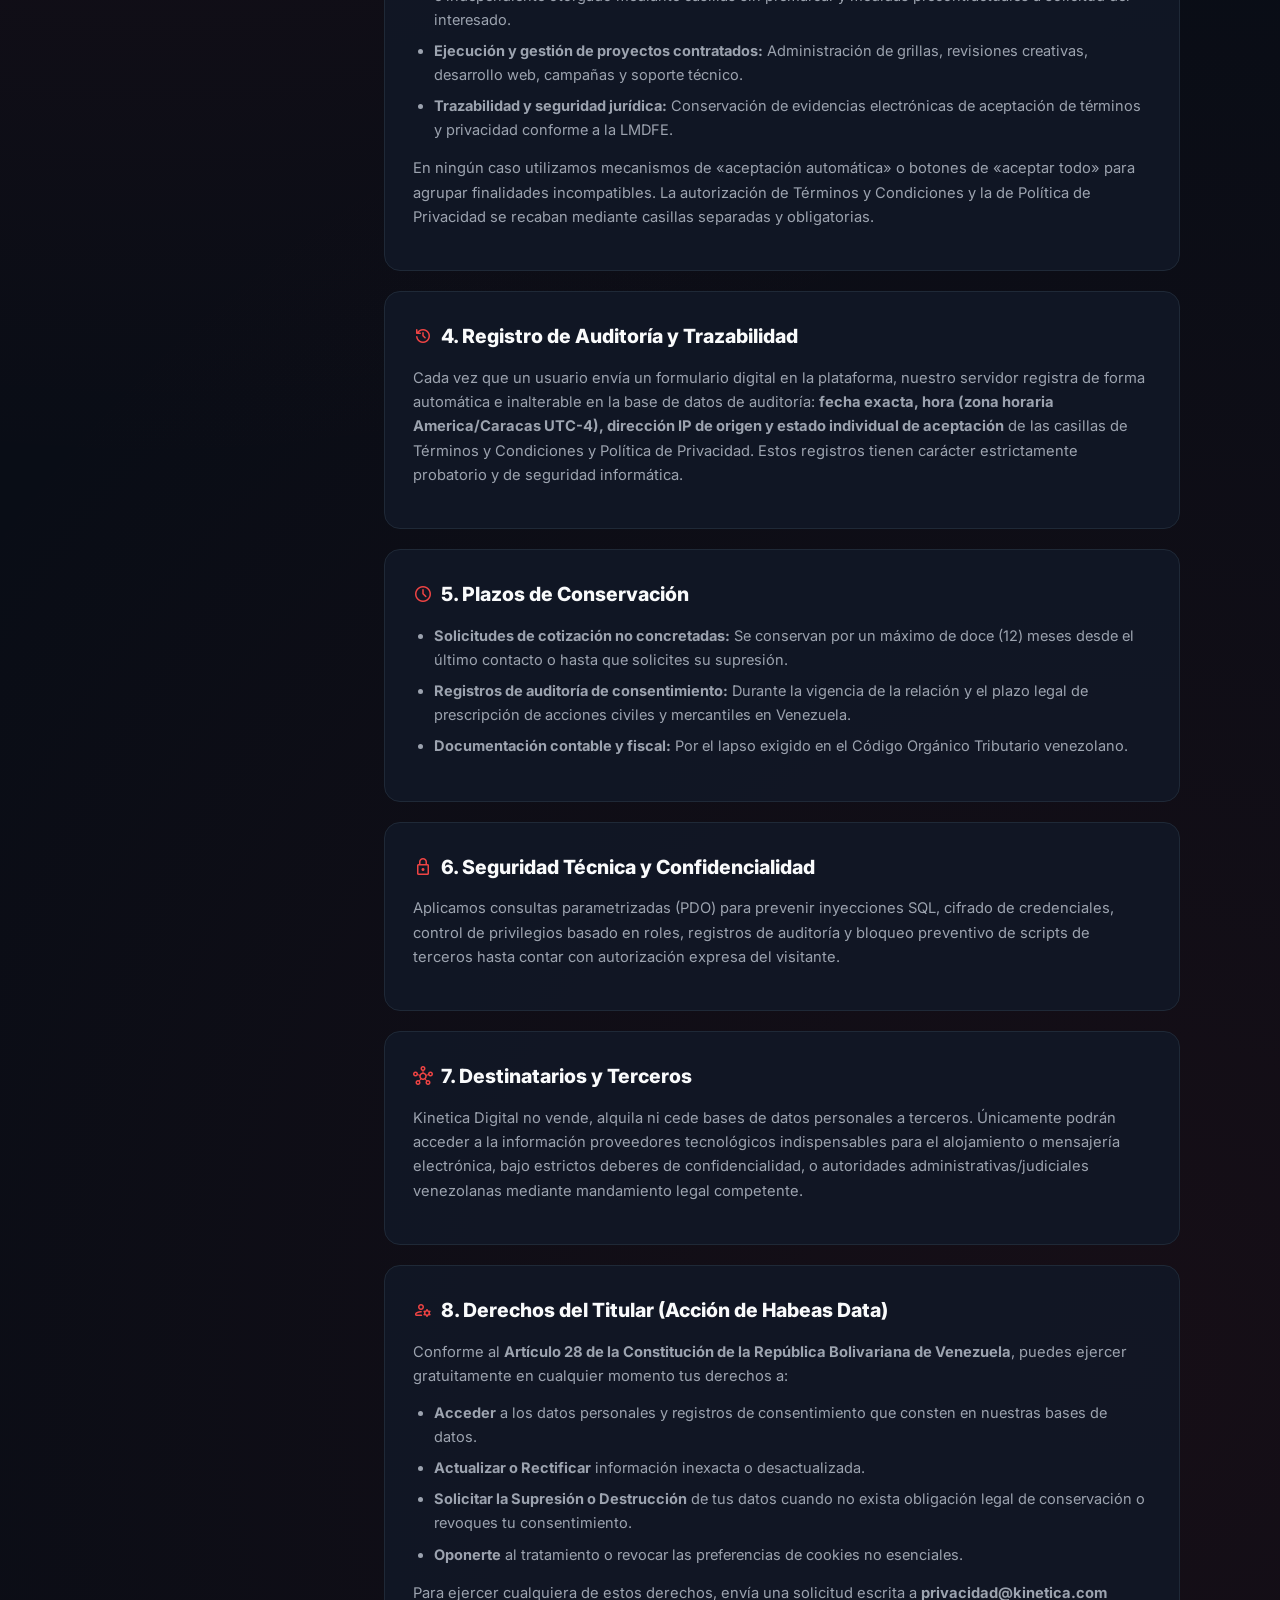
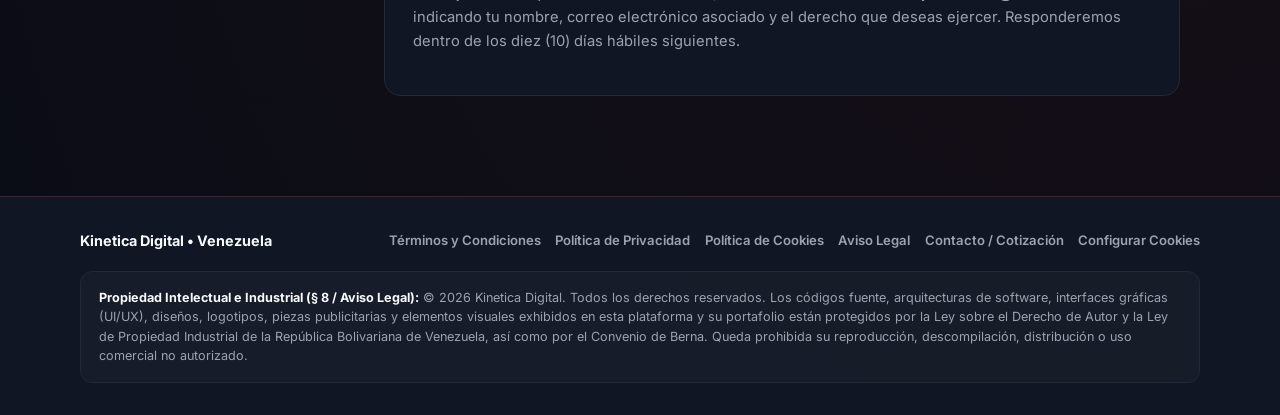
<file: politica-de-privacidad.html>
<!DOCTYPE html>
<html lang="es" data-theme="dark">
<head>
    <meta charset="UTF-8">
    <meta name="viewport" content="width=device-width, initial-scale=1.0">
    <title>Política de Privacidad • Kinetica Digital</title>
    <link rel="icon" type="image/png" href="img/icon.png">
    <link href="https://fonts.googleapis.com/css2?family=Inter:wght@300;400;500;600;700;800&display=swap" rel="stylesheet">
    <link rel="stylesheet" href="https://fonts.googleapis.com/css2?family=Material+Symbols+Rounded:opsz,wght,FILL,GRAD@24,500,1,0" />
    <link rel="stylesheet" href="css/legal-pages.css">
    <script src="js/legal-consent.js" defer></script>
</head>
<body>
    <script type="text/plain" data-consent-category="analytics">
        window.KineticaConsent?.track('analytics', 'page_view', { page: 'politica-de-privacidad' });
    </script>

    <header class="legal-topbar">
        <div class="legal-topbar-inner">
            <a href="login.html" class="legal-brand">
                <img src="img/logo.jpg" alt="Logo Kinetica Digital">
                <div>
                    <div>KINETICA DIGITAL</div>
                    <div style="font-size:0.7rem;color:var(--text-muted);font-weight:600;">Agencia de Marketing, Diseño & Desarrollo</div>
                </div>
            </a>
            <nav class="legal-nav" aria-label="Navegación legal">
                <a href="terminos-y-condiciones.html">Términos y Condiciones</a>
                <a href="politica-de-privacidad.html" class="active">Privacidad</a>
                <a href="politica-de-cookies.html">Cookies</a>
                <a href="aviso-legal.html">Aviso Legal</a>
                <a href="contacto.html" class="cta-nav">Solicitar Cotización</a>
            </nav>
        </div>
    </header>

    <main class="legal-container">
        <section class="legal-hero">
            <div class="legal-pill">
                <span class="material-symbols-rounded" style="font-size:15px;">verified_user</span>
                Protección de Datos y Habeas Data • Venezuela
            </div>
            <h1>Política de Privacidad y Tratamiento de Datos Personales</h1>
            <p class="text-muted">Transparencia sobre cómo Kinetica Digital recopila, minimiza, protege y audita tus datos personales conforme al ordenamiento jurídico venezolano.</p>
            <div class="legal-meta">
                <span><strong>Versión:</strong> v1.0-2026-VE</span>
                <span><strong>Actualización:</strong> 16 de noviembre de 2026</span>
                <span><strong>Responsable:</strong> Kinetica Digital (privacidad@kinetica.com)</span>
            </div>
        </section>

        <div class="legal-grid">
            <aside class="legal-toc">
                <h3>Estructura</h3>
                <ul>
                    <li><a href="#responsable">1. Responsable y Marco Legal</a></li>
                    <li><a href="#minimizacion">2. Principio de Minimización de Datos</a></li>
                    <li><a href="#finalidades">3. Finalidades y Base Legitimadora</a></li>
                    <li><a href="#auditoria">4. Trazabilidad y Auditoría Consentimiento</a></li>
                    <li><a href="#conservacion">5. Plazos de Conservación</a></li>
                    <li><a href="#seguridad">6. Seguridad de la Información</a></li>
                    <li><a href="#destinatarios">7. Encargados y Transferencias</a></li>
                    <li><a href="#derechos">8. Derechos del Titular (Habeas Data)</a></li>
                </ul>
            </aside>

            <div>
                <article class="legal-card" id="responsable">
                    <h2><span class="material-symbols-rounded" style="color:var(--neon-red);">policy</span> 1. Responsable del Tratamiento y Marco Normativo</h2>
                    <p><strong>Kinetica Digital</strong>, con domicilio operativo en Caracas, República Bolivariana de Venezuela (correo electrónico: <strong>privacidad@kinetica.com</strong>), actúa como responsable del tratamiento de los datos personales suministrados a través de su sitio web, formularios de cotización y espacio de trabajo.</p>
                    <p>El tratamiento se rige por las garantías constitucionales y legales venezolanas aplicables:</p>
                    <ul>
                        <li><strong>Constitución de la República Bolivariana de Venezuela (CRBV):</strong> Artículo 28 (derecho de acceso a la información y acción de <em>Habeas Data</em>) y Artículo 60 (derecho a la protección del honor, vida privada, intimidad y limitación del uso de la informática).</li>
                        <li><strong>Ley Especial contra los Delitos Informáticos:</strong> Protección de la integridad y confidencialidad de los sistemas de información y prevención contra revelación indebida o acceso ilícito a data personal.</li>
                        <li><strong>Decreto con Fuerza de Ley sobre Mensajes de Datos y Firmas Electrónicas (LMDFE):</strong> Valor probatorio de los mensajes de datos, registros electrónicos y manifestaciones de consentimiento.</li>
                    </ul>
                </article>

                <article class="legal-card" id="minimizacion">
                    <h2><span class="material-symbols-rounded" style="color:var(--neon-red);">filter_alt</span> 2. Principio de Minimización de Datos</h2>
                    <div class="legal-highlight-box">
                        <strong>Compromiso de Minimización:</strong> En los formularios de contacto y solicitud de cotización inicial, Kinetica Digital recopila <strong>únicamente</strong> los datos estrictamente indispensables para evaluar el requerimiento y emitir una propuesta económica. No solicitamos cédula de identidad, RIF, dirección física, teléfonos personales ni datos financieros durante la fase de primer contacto.
                    </div>
                    <div class="legal-table-wrap">
                        <table class="legal-table">
                            <thead>
                                <tr>
                                    <th>Etapa / Formulario</th>
                                    <th>Datos Recopilados</th>
                                    <th>Justificación</th>
                                </tr>
                            </thead>
                            <tbody>
                                <tr>
                                    <td>Contacto / Cotización Inicial</td>
                                    <td>Nombre o razón social, correo electrónico, tipo de servicio requerido y breve descripción del proyecto.</td>
                                    <td>Estrictamente necesarios para redactar y enviar la cotización inicial.</td>
                                </tr>
                                <tr>
                                    <td>Auditoría de Consentimiento</td>
                                    <td>Fecha, hora, dirección IP, agente de usuario y estado booleano de aceptación de cada casilla.</td>
                                    <td>Cumplimiento legal y trazabilidad probatoria de consentimiento (LMDFE).</td>
                                </tr>
                                <tr>
                                    <td>Contratación / Facturación (fase posterior)</td>
                                    <td>RIF/Cédula, dirección fiscal y datos de pago (solo tras aprobar cotización).</td>
                                    <td>Obligaciones mercantiles y tributarias ante el SENIAT.</td>
                                </tr>
                            </tbody>
                        </table>
                    </div>
                </article>

                <article class="legal-card" id="finalidades">
                    <h2><span class="material-symbols-rounded" style="color:var(--neon-red);">assignment_turned_in</span> 3. Finalidades del Tratamiento y Legitimación</h2>
                    <ul>
                        <li><strong>Emisión de cotizaciones iniciales y atención de consultas:</strong> Base jurídica en el consentimiento expreso e independiente otorgado mediante casillas sin premarcar y medidas precontractuales a solicitud del interesado.</li>
                        <li><strong>Ejecución y gestión de proyectos contratados:</strong> Administración de grillas, revisiones creativas, desarrollo web, campañas y soporte técnico.</li>
                        <li><strong>Trazabilidad y seguridad jurídica:</strong> Conservación de evidencias electrónicas de aceptación de términos y privacidad conforme a la LMDFE.</li>
                    </ul>
                    <p>En ningún caso utilizamos mecanismos de «aceptación automática» o botones de «aceptar todo» para agrupar finalidades incompatibles. La autorización de Términos y Condiciones y la de Política de Privacidad se recaban mediante casillas separadas y obligatorias.</p>
                </article>

                <article class="legal-card" id="auditoria">
                    <h2><span class="material-symbols-rounded" style="color:var(--neon-red);">history</span> 4. Registro de Auditoría y Trazabilidad</h2>
                    <p>Cada vez que un usuario envía un formulario digital en la plataforma, nuestro servidor registra de forma automática e inalterable en la base de datos de auditoría: <strong>fecha exacta, hora (zona horaria America/Caracas UTC-4), dirección IP de origen y estado individual de aceptación</strong> de las casillas de Términos y Condiciones y Política de Privacidad. Estos registros tienen carácter estrictamente probatorio y de seguridad informática.</p>
                </article>

                <article class="legal-card" id="conservacion">
                    <h2><span class="material-symbols-rounded" style="color:var(--neon-red);">schedule</span> 5. Plazos de Conservación</h2>
                    <ul>
                        <li><strong>Solicitudes de cotización no concretadas:</strong> Se conservan por un máximo de doce (12) meses desde el último contacto o hasta que solicites su supresión.</li>
                        <li><strong>Registros de auditoría de consentimiento:</strong> Durante la vigencia de la relación y el plazo legal de prescripción de acciones civiles y mercantiles en Venezuela.</li>
                        <li><strong>Documentación contable y fiscal:</strong> Por el lapso exigido en el Código Orgánico Tributario venezolano.</li>
                    </ul>
                </article>

                <article class="legal-card" id="seguridad">
                    <h2><span class="material-symbols-rounded" style="color:var(--neon-red);">lock</span> 6. Seguridad Técnica y Confidencialidad</h2>
                    <p>Aplicamos consultas parametrizadas (PDO) para prevenir inyecciones SQL, cifrado de credenciales, control de privilegios basado en roles, registros de auditoría y bloqueo preventivo de scripts de terceros hasta contar con autorización expresa del visitante.</p>
                </article>

                <article class="legal-card" id="destinatarios">
                    <h2><span class="material-symbols-rounded" style="color:var(--neon-red);">hub</span> 7. Destinatarios y Terceros</h2>
                    <p>Kinetica Digital no vende, alquila ni cede bases de datos personales a terceros. Únicamente podrán acceder a la información proveedores tecnológicos indispensables para el alojamiento o mensajería electrónica, bajo estrictos deberes de confidencialidad, o autoridades administrativas/judiciales venezolanas mediante mandamiento legal competente.</p>
                </article>

                <article class="legal-card" id="derechos">
                    <h2><span class="material-symbols-rounded" style="color:var(--neon-red);">manage_accounts</span> 8. Derechos del Titular (Acción de Habeas Data)</h2>
                    <p>Conforme al <strong>Artículo 28 de la Constitución de la República Bolivariana de Venezuela</strong>, puedes ejercer gratuitamente en cualquier momento tus derechos a:</p>
                    <ul>
                        <li><strong>Acceder</strong> a los datos personales y registros de consentimiento que consten en nuestras bases de datos.</li>
                        <li><strong>Actualizar o Rectificar</strong> información inexacta o desactualizada.</li>
                        <li><strong>Solicitar la Supresión o Destrucción</strong> de tus datos cuando no exista obligación legal de conservación o revoques tu consentimiento.</li>
                        <li><strong>Oponerte</strong> al tratamiento o revocar las preferencias de cookies no esenciales.</li>
                    </ul>
                    <p>Para ejercer cualquiera de estos derechos, envía una solicitud escrita a <strong>privacidad@kinetica.com</strong> indicando tu nombre, correo electrónico asociado y el derecho que deseas ejercer. Responderemos dentro de los diez (10) días hábiles siguientes.</p>
                </article>
            </div>
        </div>
    </main>

    <footer class="legal-footer">
        <div class="legal-footer-inner">
            <div class="legal-footer-links">
                <strong style="font-size:0.9rem;">Kinetica Digital • Venezuela</strong>
                <div class="legal-footer-nav">
                    <a href="terminos-y-condiciones.html">Términos y Condiciones</a>
                    <a href="politica-de-privacidad.html">Política de Privacidad</a>
                    <a href="politica-de-cookies.html">Política de Cookies</a>
                    <a href="aviso-legal.html">Aviso Legal</a>
                    <a href="contacto.html">Contacto / Cotización</a>
                    <button type="button" onclick="window.KineticaConsent?.openPreferences()">Configurar Cookies</button>
                </div>
            </div>
            <div class="ip-protection-block">
                <strong>Propiedad Intelectual e Industrial (§ 8 / Aviso Legal):</strong> © 2026 Kinetica Digital. Todos los derechos reservados. Los códigos fuente, arquitecturas de software, interfaces gráficas (UI/UX), diseños, logotipos, piezas publicitarias y elementos visuales exhibidos en esta plataforma y su portafolio están protegidos por la Ley sobre el Derecho de Autor y la Ley de Propiedad Industrial de la República Bolivariana de Venezuela, así como por el Convenio de Berna. Queda prohibida su reproducción, descompilación, distribución o uso comercial no autorizado.
            </div>
        </div>
    </footer>
</body>
</html>
</file>
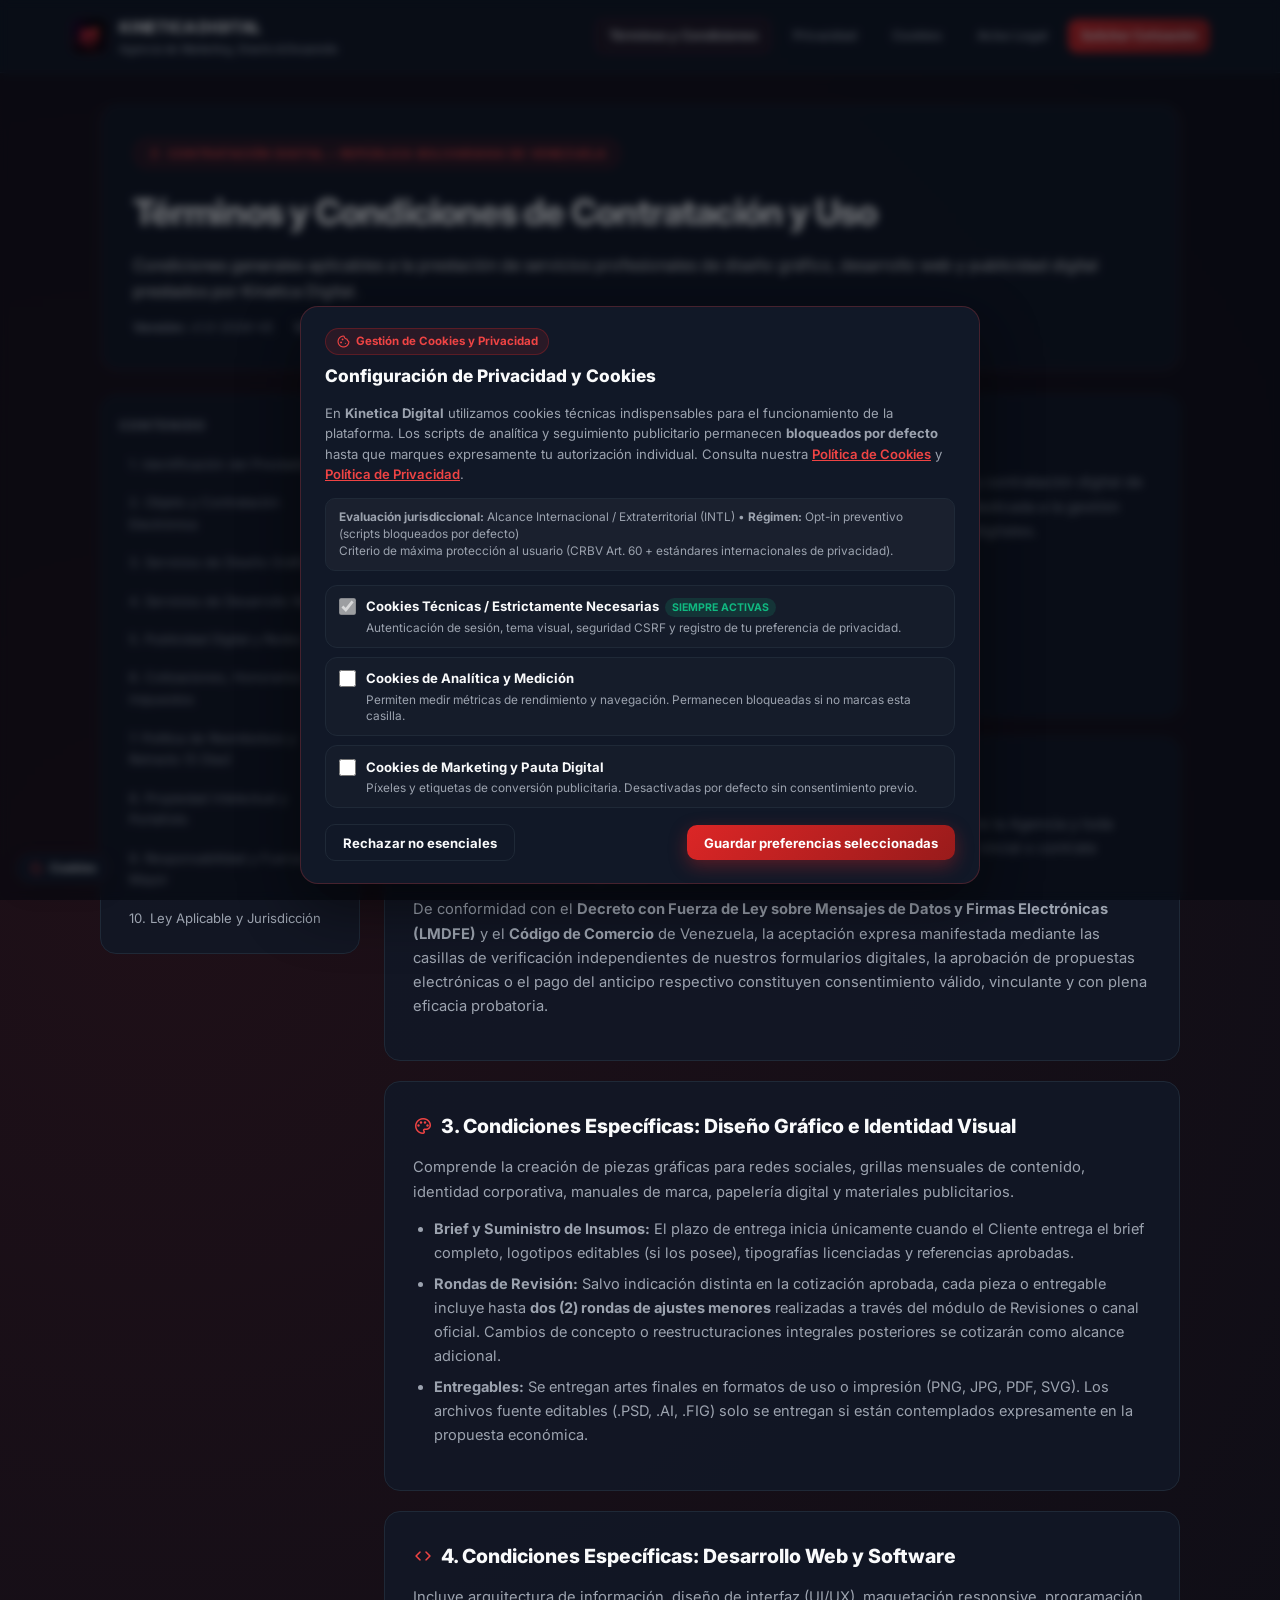
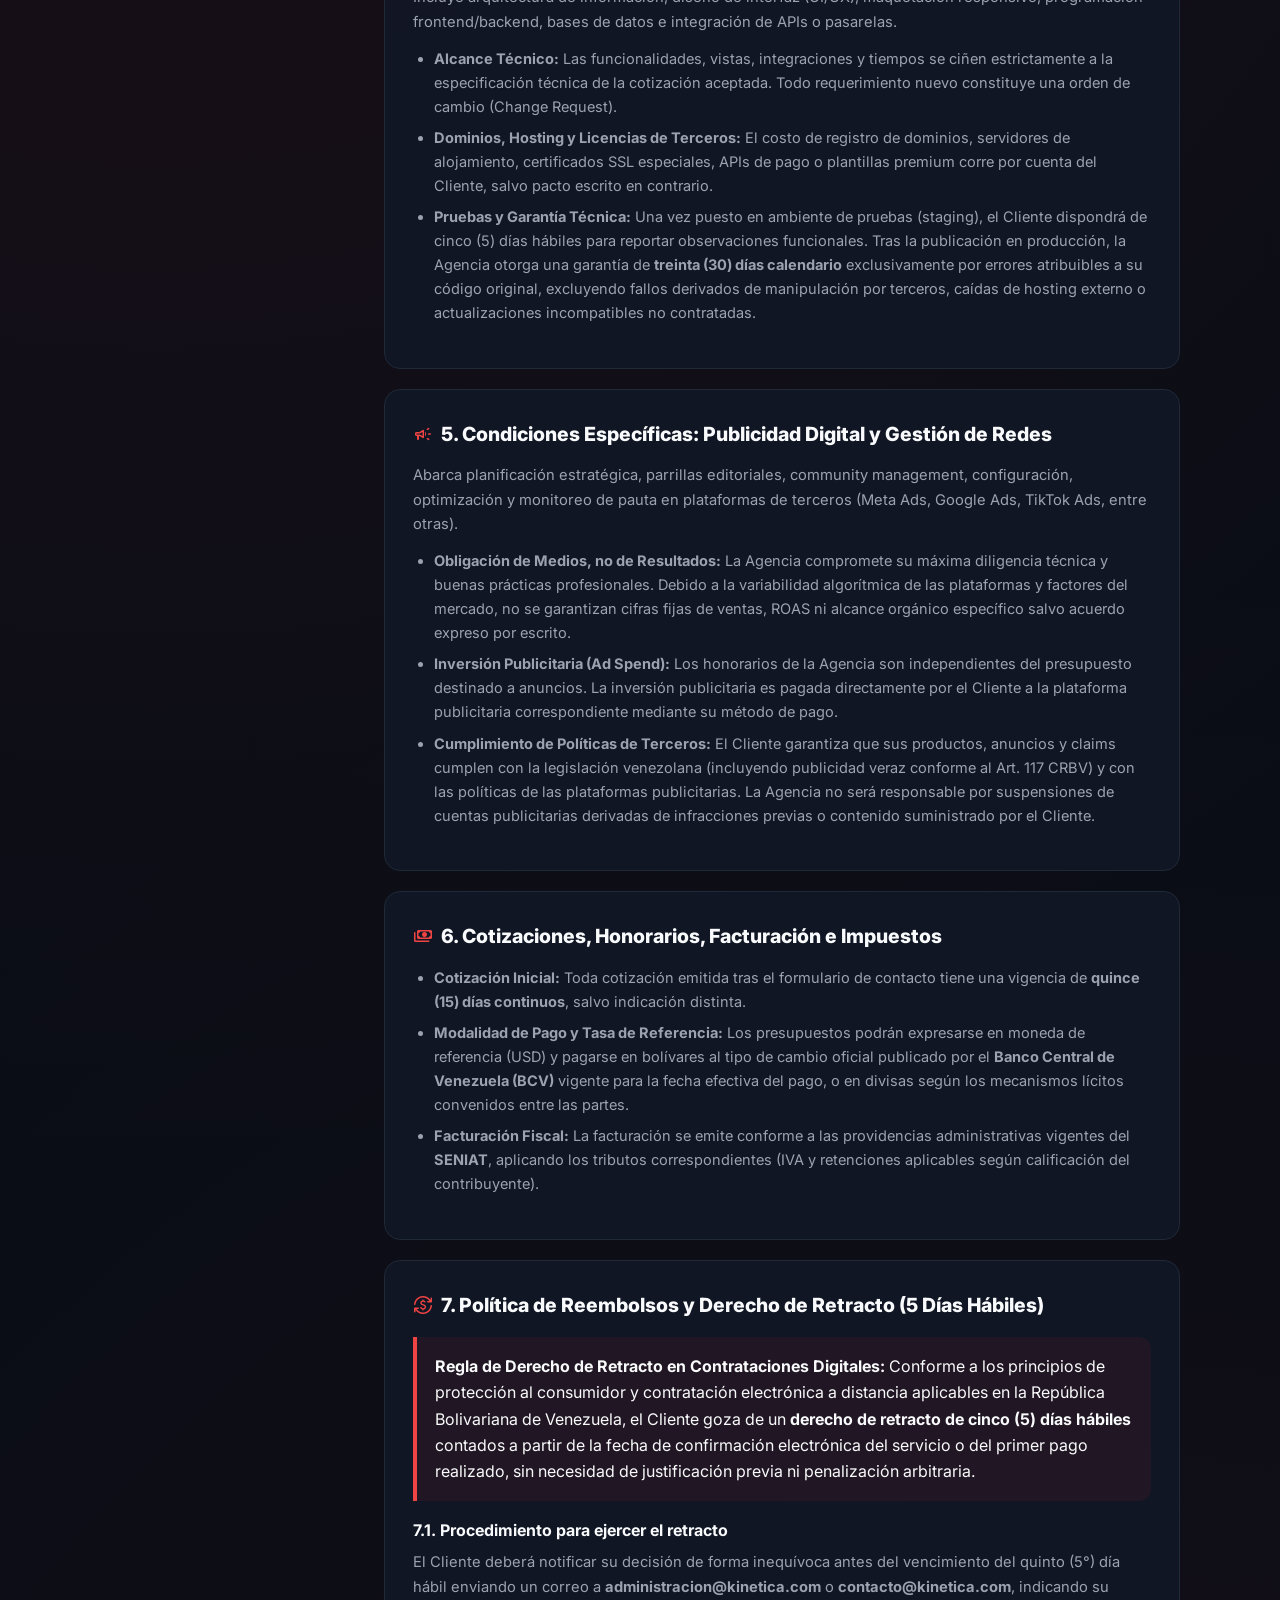
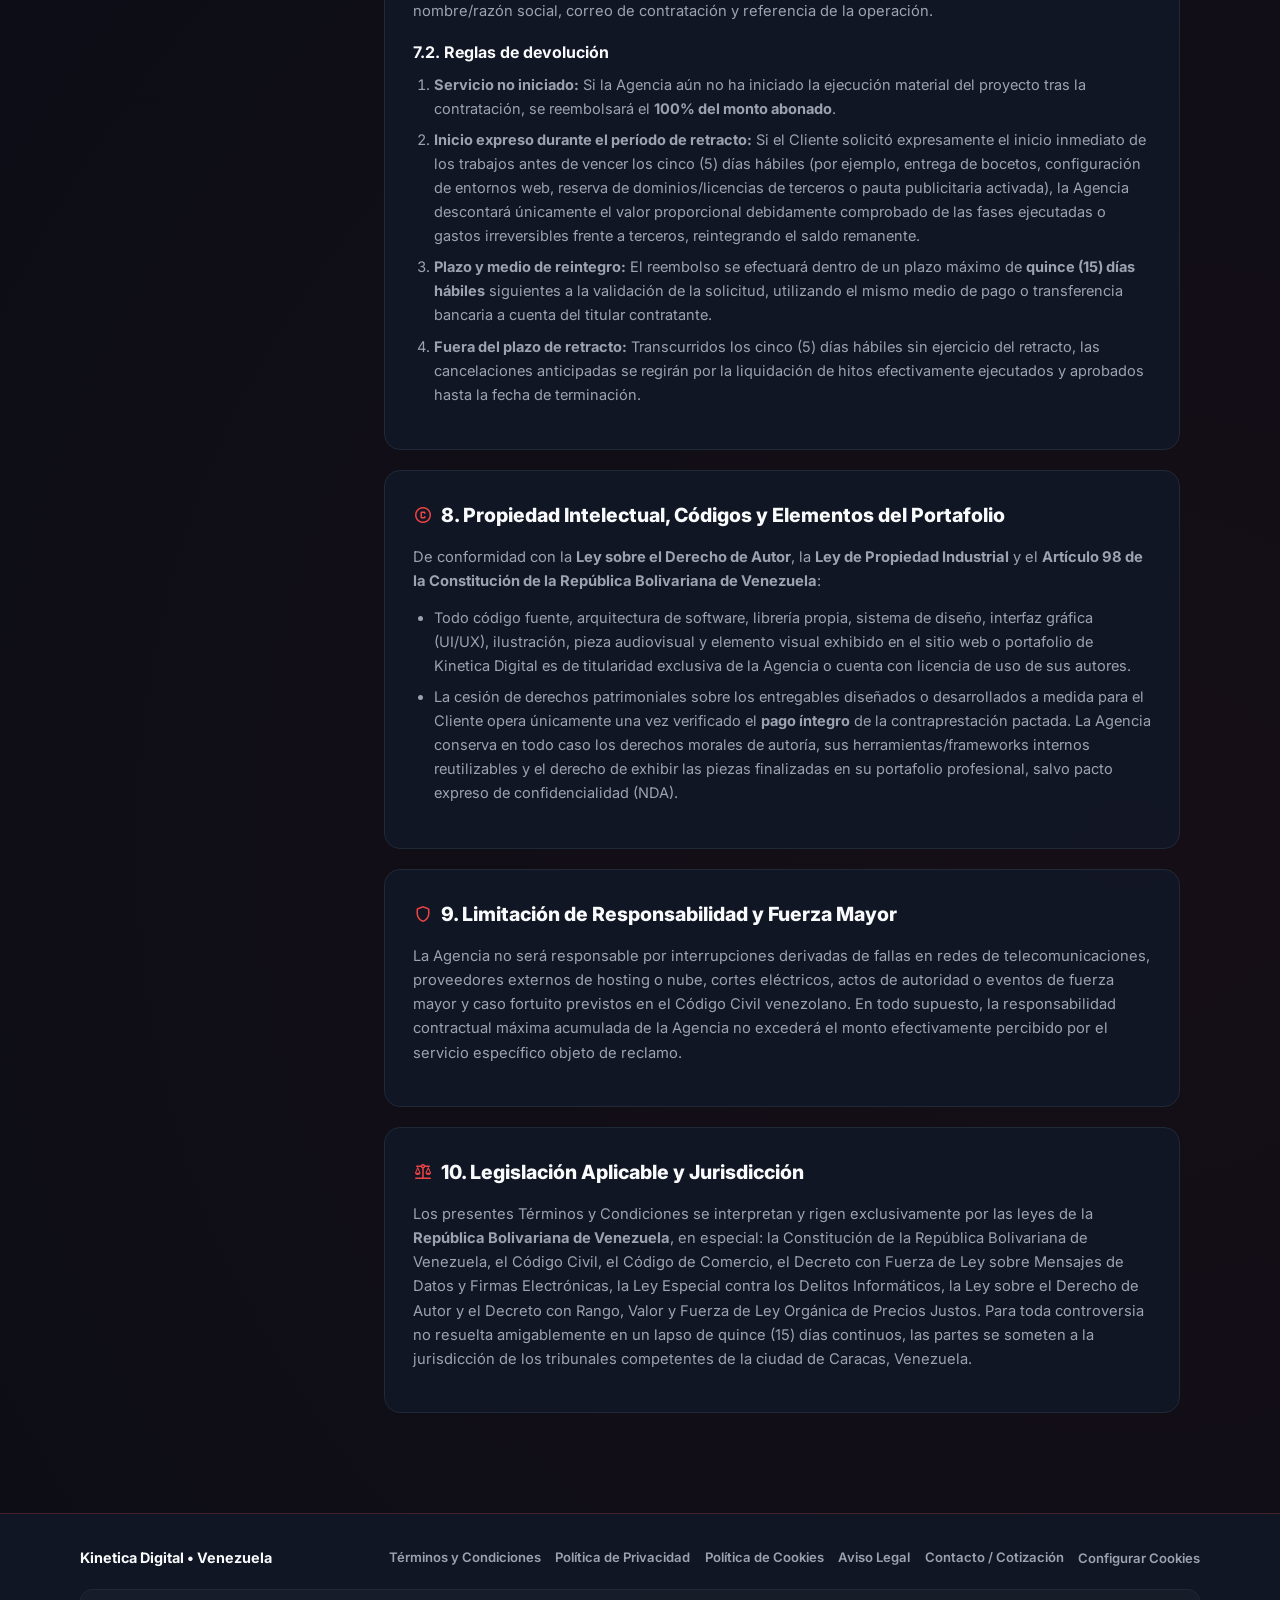
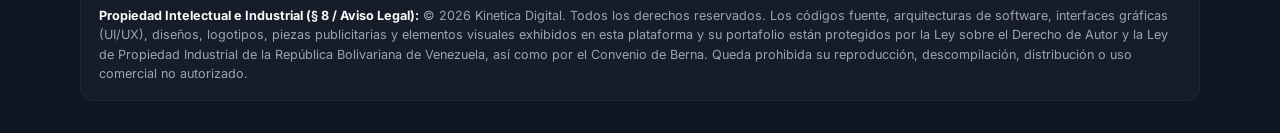
<file: terminos-y-condiciones.html>
<!DOCTYPE html>
<html lang="es" data-theme="dark">
<head>
    <meta charset="UTF-8">
    <meta name="viewport" content="width=device-width, initial-scale=1.0">
    <title>Términos y Condiciones • Kinetica Digital</title>
    <link rel="icon" type="image/png" href="img/icon.png">
    <link href="https://fonts.googleapis.com/css2?family=Inter:wght@300;400;500;600;700;800&display=swap" rel="stylesheet">
    <link rel="stylesheet" href="https://fonts.googleapis.com/css2?family=Material+Symbols+Rounded:opsz,wght,FILL,GRAD@24,500,1,0" />
    <link rel="stylesheet" href="css/legal-pages.css">
    <script src="js/legal-consent.js" defer></script>
</head>
<body>
    <!-- Scripts de seguimiento bloqueados preventivamente hasta consentimiento expreso -->
    <script type="text/plain" data-consent-category="analytics">
        window.KineticaConsent?.track('analytics', 'page_view', { page: 'terminos-y-condiciones' });
    </script>

    <header class="legal-topbar">
        <div class="legal-topbar-inner">
            <a href="login.html" class="legal-brand">
                <img src="img/logo.jpg" alt="Logo Kinetica Digital">
                <div>
                    <div>KINETICA DIGITAL</div>
                    <div style="font-size:0.7rem;color:var(--text-muted);font-weight:600;">Agencia de Marketing, Diseño & Desarrollo</div>
                </div>
            </a>
            <nav class="legal-nav" aria-label="Navegación legal">
                <a href="terminos-y-condiciones.html" class="active">Términos y Condiciones</a>
                <a href="politica-de-privacidad.html">Privacidad</a>
                <a href="politica-de-cookies.html">Cookies</a>
                <a href="aviso-legal.html">Aviso Legal</a>
                <a href="contacto.html" class="cta-nav">Solicitar Cotización</a>
            </nav>
        </div>
    </header>

    <main class="legal-container">
        <section class="legal-hero">
            <div class="legal-pill">
                <span class="material-symbols-rounded" style="font-size:15px;">gavel</span>
                Contratación Digital • República Bolivariana de Venezuela
            </div>
            <h1>Términos y Condiciones de Contratación y Uso</h1>
            <p class="text-muted">Condiciones generales aplicables a la prestación de servicios profesionales de diseño gráfico, desarrollo web y publicidad digital prestados por Kinetica Digital.</p>
            <div class="legal-meta">
                <span><strong>Versión:</strong> v1.0-2026-VE</span>
                <span><strong>Vigencia:</strong> 16 de noviembre de 2026</span>
                <span><strong>Jurisdicción:</strong> República Bolivariana de Venezuela</span>
            </div>
        </section>

        <div class="legal-grid">
            <aside class="legal-toc">
                <h3>Contenido</h3>
                <ul>
                    <li><a href="#identificacion">1. Identificación del Prestador</a></li>
                    <li><a href="#objeto">2. Objeto y Contratación Electrónica</a></li>
                    <li><a href="#diseno">3. Servicios de Diseño Gráfico</a></li>
                    <li><a href="#desarrollo">4. Servicios de Desarrollo Web</a></li>
                    <li><a href="#publicidad">5. Publicidad Digital y Redes</a></li>
                    <li><a href="#pagos">6. Cotizaciones, Honorarios e Impuestos</a></li>
                    <li><a href="#reembolsos">7. Política de Reembolsos y Retracto (5 Días)</a></li>
                    <li><a href="#propiedad">8. Propiedad Intelectual y Portafolio</a></li>
                    <li><a href="#responsabilidad">9. Responsabilidad y Fuerza Mayor</a></li>
                    <li><a href="#jurisdiccion">10. Ley Aplicable y Jurisdicción</a></li>
                </ul>
            </aside>

            <div>
                <article class="legal-card" id="identificacion">
                    <h2><span class="material-symbols-rounded" style="color:var(--neon-red);">apartment</span> 1. Identificación del Prestador de Servicios</h2>
                    <p>El presente documento regula el acceso, navegación, solicitud de cotizaciones y contratación digital de servicios a través de la plataforma <strong>Kinetica Digital</strong> (en adelante, «la Agencia»), dedicada a la gestión estratégica de marcas, diseño gráfico, desarrollo web y campañas publicitarias digitales.</p>
                    <ul>
                        <li><strong>Denominación Comercial:</strong> Kinetica Digital (Kinetica Workspace)</li>
                        <li><strong>Domicilio Fiscal / Operativo:</strong> Caracas, República Bolivariana de Venezuela</li>
                        <li><strong>Correo de Contacto Comercial y Legal:</strong> contacto@kinetica.com</li>
                        <li><strong>Canal de Retracto y Facturación:</strong> administracion@kinetica.com</li>
                    </ul>
                </article>

                <article class="legal-card" id="objeto">
                    <h2><span class="material-symbols-rounded" style="color:var(--neon-red);">description</span> 2. Objeto, Aceptación y Contratación Electrónica</h2>
                    <p>Estos Términos y Condiciones rigen la relación precontractual y contractual entre la Agencia y toda persona natural o jurídica (en adelante, «el Cliente») que solicite una cotización inicial o contrate servicios profesionales digitales.</p>
                    <p>De conformidad con el <strong>Decreto con Fuerza de Ley sobre Mensajes de Datos y Firmas Electrónicas (LMDFE)</strong> y el <strong>Código de Comercio</strong> de Venezuela, la aceptación expresa manifestada mediante las casillas de verificación independientes de nuestros formularios digitales, la aprobación de propuestas electrónicas o el pago del anticipo respectivo constituyen consentimiento válido, vinculante y con plena eficacia probatoria.</p>
                </article>

                <article class="legal-card" id="diseno">
                    <h2><span class="material-symbols-rounded" style="color:var(--neon-red);">palette</span> 3. Condiciones Específicas: Diseño Gráfico e Identidad Visual</h2>
                    <p>Comprende la creación de piezas gráficas para redes sociales, grillas mensuales de contenido, identidad corporativa, manuales de marca, papelería digital y materiales publicitarios.</p>
                    <ul>
                        <li><strong>Brief y Suministro de Insumos:</strong> El plazo de entrega inicia únicamente cuando el Cliente entrega el brief completo, logotipos editables (si los posee), tipografías licenciadas y referencias aprobadas.</li>
                        <li><strong>Rondas de Revisión:</strong> Salvo indicación distinta en la cotización aprobada, cada pieza o entregable incluye hasta <strong>dos (2) rondas de ajustes menores</strong> realizadas a través del módulo de Revisiones o canal oficial. Cambios de concepto o reestructuraciones integrales posteriores se cotizarán como alcance adicional.</li>
                        <li><strong>Entregables:</strong> Se entregan artes finales en formatos de uso o impresión (PNG, JPG, PDF, SVG). Los archivos fuente editables (.PSD, .AI, .FIG) solo se entregan si están contemplados expresamente en la propuesta económica.</li>
                    </ul>
                </article>

                <article class="legal-card" id="desarrollo">
                    <h2><span class="material-symbols-rounded" style="color:var(--neon-red);">code</span> 4. Condiciones Específicas: Desarrollo Web y Software</h2>
                    <p>Incluye arquitectura de información, diseño de interfaz (UI/UX), maquetación responsive, programación frontend/backend, bases de datos e integración de APIs o pasarelas.</p>
                    <ul>
                        <li><strong>Alcance Técnico:</strong> Las funcionalidades, vistas, integraciones y tiempos se ciñen estrictamente a la especificación técnica de la cotización aceptada. Todo requerimiento nuevo constituye una orden de cambio (Change Request).</li>
                        <li><strong>Dominios, Hosting y Licencias de Terceros:</strong> El costo de registro de dominios, servidores de alojamiento, certificados SSL especiales, APIs de pago o plantillas premium corre por cuenta del Cliente, salvo pacto escrito en contrario.</li>
                        <li><strong>Pruebas y Garantía Técnica:</strong> Una vez puesto en ambiente de pruebas (staging), el Cliente dispondrá de cinco (5) días hábiles para reportar observaciones funcionales. Tras la publicación en producción, la Agencia otorga una garantía de <strong>treinta (30) días calendario</strong> exclusivamente por errores atribuibles a su código original, excluyendo fallos derivados de manipulación por terceros, caídas de hosting externo o actualizaciones incompatibles no contratadas.</li>
                    </ul>
                </article>

                <article class="legal-card" id="publicidad">
                    <h2><span class="material-symbols-rounded" style="color:var(--neon-red);">campaign</span> 5. Condiciones Específicas: Publicidad Digital y Gestión de Redes</h2>
                    <p>Abarca planificación estratégica, parrillas editoriales, community management, configuración, optimización y monitoreo de pauta en plataformas de terceros (Meta Ads, Google Ads, TikTok Ads, entre otras).</p>
                    <ul>
                        <li><strong>Obligación de Medios, no de Resultados:</strong> La Agencia compromete su máxima diligencia técnica y buenas prácticas profesionales. Debido a la variabilidad algorítmica de las plataformas y factores del mercado, no se garantizan cifras fijas de ventas, ROAS ni alcance orgánico específico salvo acuerdo expreso por escrito.</li>
                        <li><strong>Inversión Publicitaria (Ad Spend):</strong> Los honorarios de la Agencia son independientes del presupuesto destinado a anuncios. La inversión publicitaria es pagada directamente por el Cliente a la plataforma publicitaria correspondiente mediante su método de pago.</li>
                        <li><strong>Cumplimiento de Políticas de Terceros:</strong> El Cliente garantiza que sus productos, anuncios y claims cumplen con la legislación venezolana (incluyendo publicidad veraz conforme al Art. 117 CRBV) y con las políticas de las plataformas publicitarias. La Agencia no será responsable por suspensiones de cuentas publicitarias derivadas de infracciones previas o contenido suministrado por el Cliente.</li>
                    </ul>
                </article>

                <article class="legal-card" id="pagos">
                    <h2><span class="material-symbols-rounded" style="color:var(--neon-red);">payments</span> 6. Cotizaciones, Honorarios, Facturación e Impuestos</h2>
                    <ul>
                        <li><strong>Cotización Inicial:</strong> Toda cotización emitida tras el formulario de contacto tiene una vigencia de <strong>quince (15) días continuos</strong>, salvo indicación distinta.</li>
                        <li><strong>Modalidad de Pago y Tasa de Referencia:</strong> Los presupuestos podrán expresarse en moneda de referencia (USD) y pagarse en bolívares al tipo de cambio oficial publicado por el <strong>Banco Central de Venezuela (BCV)</strong> vigente para la fecha efectiva del pago, o en divisas según los mecanismos lícitos convenidos entre las partes.</li>
                        <li><strong>Facturación Fiscal:</strong> La facturación se emite conforme a las providencias administrativas vigentes del <strong>SENIAT</strong>, aplicando los tributos correspondientes (IVA y retenciones aplicables según calificación del contribuyente).</li>
                    </ul>
                </article>

                <article class="legal-card" id="reembolsos">
                    <h2><span class="material-symbols-rounded" style="color:var(--neon-red);">currency_exchange</span> 7. Política de Reembolsos y Derecho de Retracto (5 Días Hábiles)</h2>
                    <div class="legal-highlight-box">
                        <strong>Regla de Derecho de Retracto en Contrataciones Digitales:</strong> Conforme a los principios de protección al consumidor y contratación electrónica a distancia aplicables en la República Bolivariana de Venezuela, el Cliente goza de un <strong>derecho de retracto de cinco (5) días hábiles</strong> contados a partir de la fecha de confirmación electrónica del servicio o del primer pago realizado, sin necesidad de justificación previa ni penalización arbitraria.
                    </div>
                    <h3>7.1. Procedimiento para ejercer el retracto</h3>
                    <p>El Cliente deberá notificar su decisión de forma inequívoca antes del vencimiento del quinto (5°) día hábil enviando un correo a <strong>administracion@kinetica.com</strong> o <strong>contacto@kinetica.com</strong>, indicando su nombre/razón social, correo de contratación y referencia de la operación.</p>
                    <h3>7.2. Reglas de devolución</h3>
                    <ol>
                        <li><strong>Servicio no iniciado:</strong> Si la Agencia aún no ha iniciado la ejecución material del proyecto tras la contratación, se reembolsará el <strong>100% del monto abonado</strong>.</li>
                        <li><strong>Inicio expreso durante el período de retracto:</strong> Si el Cliente solicitó expresamente el inicio inmediato de los trabajos antes de vencer los cinco (5) días hábiles (por ejemplo, entrega de bocetos, configuración de entornos web, reserva de dominios/licencias de terceros o pauta publicitaria activada), la Agencia descontará únicamente el valor proporcional debidamente comprobado de las fases ejecutadas o gastos irreversibles frente a terceros, reintegrando el saldo remanente.</li>
                        <li><strong>Plazo y medio de reintegro:</strong> El reembolso se efectuará dentro de un plazo máximo de <strong>quince (15) días hábiles</strong> siguientes a la validación de la solicitud, utilizando el mismo medio de pago o transferencia bancaria a cuenta del titular contratante.</li>
                        <li><strong>Fuera del plazo de retracto:</strong> Transcurridos los cinco (5) días hábiles sin ejercicio del retracto, las cancelaciones anticipadas se regirán por la liquidación de hitos efectivamente ejecutados y aprobados hasta la fecha de terminación.</li>
                    </ol>
                </article>

                <article class="legal-card" id="propiedad">
                    <h2><span class="material-symbols-rounded" style="color:var(--neon-red);">copyright</span> 8. Propiedad Intelectual, Códigos y Elementos del Portafolio</h2>
                    <p>De conformidad con la <strong>Ley sobre el Derecho de Autor</strong>, la <strong>Ley de Propiedad Industrial</strong> y el <strong>Artículo 98 de la Constitución de la República Bolivariana de Venezuela</strong>:</p>
                    <ul>
                        <li>Todo código fuente, arquitectura de software, librería propia, sistema de diseño, interfaz gráfica (UI/UX), ilustración, pieza audiovisual y elemento visual exhibido en el sitio web o portafolio de Kinetica Digital es de titularidad exclusiva de la Agencia o cuenta con licencia de uso de sus autores.</li>
                        <li>La cesión de derechos patrimoniales sobre los entregables diseñados o desarrollados a medida para el Cliente opera únicamente una vez verificado el <strong>pago íntegro</strong> de la contraprestación pactada. La Agencia conserva en todo caso los derechos morales de autoría, sus herramientas/frameworks internos reutilizables y el derecho de exhibir las piezas finalizadas en su portafolio profesional, salvo pacto expreso de confidencialidad (NDA).</li>
                    </ul>
                </article>

                <article class="legal-card" id="responsabilidad">
                    <h2><span class="material-symbols-rounded" style="color:var(--neon-red);">shield</span> 9. Limitación de Responsabilidad y Fuerza Mayor</h2>
                    <p>La Agencia no será responsable por interrupciones derivadas de fallas en redes de telecomunicaciones, proveedores externos de hosting o nube, cortes eléctricos, actos de autoridad o eventos de fuerza mayor y caso fortuito previstos en el Código Civil venezolano. En todo supuesto, la responsabilidad contractual máxima acumulada de la Agencia no excederá el monto efectivamente percibido por el servicio específico objeto de reclamo.</p>
                </article>

                <article class="legal-card" id="jurisdiccion">
                    <h2><span class="material-symbols-rounded" style="color:var(--neon-red);">balance</span> 10. Legislación Aplicable y Jurisdicción</h2>
                    <p>Los presentes Términos y Condiciones se interpretan y rigen exclusivamente por las leyes de la <strong>República Bolivariana de Venezuela</strong>, en especial: la Constitución de la República Bolivariana de Venezuela, el Código Civil, el Código de Comercio, el Decreto con Fuerza de Ley sobre Mensajes de Datos y Firmas Electrónicas, la Ley Especial contra los Delitos Informáticos, la Ley sobre el Derecho de Autor y el Decreto con Rango, Valor y Fuerza de Ley Orgánica de Precios Justos. Para toda controversia no resuelta amigablemente en un lapso de quince (15) días continuos, las partes se someten a la jurisdicción de los tribunales competentes de la ciudad de Caracas, Venezuela.</p>
                </article>
            </div>
        </div>
    </main>

    <footer class="legal-footer">
        <div class="legal-footer-inner">
            <div class="legal-footer-links">
                <strong style="font-size:0.9rem;">Kinetica Digital • Venezuela</strong>
                <div class="legal-footer-nav">
                    <a href="terminos-y-condiciones.html">Términos y Condiciones</a>
                    <a href="politica-de-privacidad.html">Política de Privacidad</a>
                    <a href="politica-de-cookies.html">Política de Cookies</a>
                    <a href="aviso-legal.html">Aviso Legal</a>
                    <a href="contacto.html">Contacto / Cotización</a>
                    <button type="button" onclick="window.KineticaConsent?.openPreferences()">Configurar Cookies</button>
                </div>
            </div>
            <div class="ip-protection-block">
                <strong>Propiedad Intelectual e Industrial (§ 8 / Aviso Legal):</strong> © 2026 Kinetica Digital. Todos los derechos reservados. Los códigos fuente, arquitecturas de software, interfaces gráficas (UI/UX), diseños, logotipos, piezas publicitarias y elementos visuales exhibidos en esta plataforma y su portafolio están protegidos por la Ley sobre el Derecho de Autor y la Ley de Propiedad Industrial de la República Bolivariana de Venezuela, así como por el Convenio de Berna. Queda prohibida su reproducción, descompilación, distribución o uso comercial no autorizado.
            </div>
        </div>
    </footer>
</body>
</html>
</file>
<file: css/legal-pages.css>
:root {
    --bg-base: #090d16;
    --glass-bg: rgba(17, 24, 39, 0.84);
    --glass-border: rgba(239, 68, 68, 0.24);
    --glass-highlight: rgba(255, 255, 255, 0.08);
    --neon-red: #ef4444;
    --dark-red: #dc2626;
    --deep-red: #991b1b;
    --text-main: #f9fafb;
    --text-muted: #9ca3af;
    --font-main: 'Inter', sans-serif;
    --card-bg: #111827;
    --card-border: #1f2937;
    --input-bg: rgba(17, 24, 39, 0.92);
    --input-border: #374151;
}

[data-theme="light"] {
    --bg-base: #f4f6f9;
    --glass-bg: rgba(255, 255, 255, 0.88);
    --glass-border: rgba(220, 38, 38, 0.16);
    --glass-highlight: rgba(255, 255, 255, 0.96);
    --neon-red: #dc2626;
    --dark-red: #991b1b;
    --text-main: #111827;
    --text-muted: #6b7280;
    --card-bg: #ffffff;
    --card-border: #e5e7eb;
    --input-bg: #ffffff;
    --input-border: #d1d5db;
}

* {
    box-sizing: border-box;
    margin: 0;
    padding: 0;
}

body {
    background-color: var(--bg-base);
    background-image:
        radial-gradient(circle at 12% 18%, rgba(220, 38, 38, 0.1), transparent 45%),
        radial-gradient(circle at 88% 82%, rgba(153, 27, 27, 0.09), transparent 45%);
    color: var(--text-main);
    font-family: var(--font-main);
    min-height: 100vh;
    line-height: 1.65;
    display: flex;
    flex-direction: column;
}

.material-symbols-rounded {
    font-family: 'Material Symbols Rounded';
    font-weight: normal;
    font-style: normal;
    font-size: 20px;
    line-height: 1;
    display: inline-flex;
    align-items: center;
    justify-content: center;
    vertical-align: middle;
    user-select: none;
}

.legal-topbar {
    position: sticky;
    top: 0;
    z-index: 50;
    backdrop-filter: blur(14px);
    -webkit-backdrop-filter: blur(14px);
    background: var(--glass-bg);
    border-bottom: 1px solid var(--card-border);
}

.legal-topbar-inner {
    max-width: 1180px;
    margin: 0 auto;
    padding: 0.85rem 1.25rem;
    display: flex;
    align-items: center;
    justify-content: space-between;
    gap: 1rem;
    flex-wrap: wrap;
}

.legal-brand {
    display: inline-flex;
    align-items: center;
    gap: 0.7rem;
    text-decoration: none;
    color: var(--text-main);
    font-weight: 800;
    letter-spacing: -0.02em;
}

.legal-brand img {
    width: 38px;
    height: 38px;
    border-radius: 10px;
    object-fit: cover;
    border: 1px solid var(--glass-border);
}

.legal-nav {
    display: flex;
    align-items: center;
    gap: 0.5rem;
    flex-wrap: wrap;
}

.legal-nav a,
.legal-nav button {
    font-family: inherit;
    font-size: 0.8rem;
    font-weight: 600;
    color: var(--text-muted);
    text-decoration: none;
    padding: 0.42rem 0.78rem;
    border-radius: 9px;
    border: 1px solid transparent;
    background: transparent;
    cursor: pointer;
    transition: all 0.2s ease;
}

.legal-nav a:hover,
.legal-nav a.active,
.legal-nav button:hover {
    color: var(--text-main);
    border-color: var(--glass-border);
    background: rgba(220, 38, 38, 0.08);
}

.legal-nav a.cta-nav {
    background: linear-gradient(135deg, #dc2626, #991b1b);
    color: #fff;
    border: none;
}

.legal-container {
    width: 100%;
    max-width: 1120px;
    margin: 2rem auto;
    padding: 0 1.25rem;
    flex: 1;
}

.legal-hero {
    background: var(--glass-bg);
    border: 1px solid var(--glass-border);
    border-top: 1px solid var(--glass-highlight);
    border-radius: 18px;
    padding: 2rem;
    margin-bottom: 1.5rem;
}

.legal-pill {
    display: inline-flex;
    align-items: center;
    gap: 6px;
    font-size: 0.75rem;
    font-weight: 700;
    text-transform: uppercase;
    letter-spacing: 0.05em;
    color: var(--neon-red);
    background: rgba(220, 38, 38, 0.12);
    border: 1px solid rgba(220, 38, 38, 0.28);
    padding: 0.3rem 0.8rem;
    border-radius: 999px;
    margin-bottom: 0.85rem;
}

.legal-hero h1 {
    font-size: clamp(1.6rem, 3vw, 2.25rem);
    font-weight: 800;
    letter-spacing: -0.025em;
    margin-bottom: 0.6rem;
}

.legal-meta {
    font-size: 0.82rem;
    color: var(--text-muted);
    display: flex;
    gap: 1.25rem;
    flex-wrap: wrap;
    margin-top: 0.75rem;
}

.legal-grid {
    display: grid;
    grid-template-columns: 260px 1fr;
    gap: 1.5rem;
    align-items: start;
}

@media (max-width: 900px) {
    .legal-grid {
        grid-template-columns: 1fr;
    }
}

.legal-toc {
    position: sticky;
    top: 5rem;
    background: var(--glass-bg);
    border: 1px solid var(--card-border);
    border-radius: 16px;
    padding: 1.15rem;
}

.legal-toc h3 {
    font-size: 0.8rem;
    text-transform: uppercase;
    letter-spacing: 0.06em;
    color: var(--text-muted);
    margin-bottom: 0.75rem;
}

.legal-toc ul {
    list-style: none;
    display: flex;
    flex-direction: column;
    gap: 0.35rem;
}

.legal-toc a {
    display: block;
    font-size: 0.82rem;
    color: var(--text-muted);
    text-decoration: none;
    padding: 0.35rem 0.6rem;
    border-radius: 8px;
    transition: all 0.18s ease;
}

.legal-toc a:hover {
    color: var(--neon-red);
    background: rgba(220, 38, 38, 0.08);
}

.legal-card {
    background: var(--glass-bg);
    border: 1px solid var(--card-border);
    border-radius: 16px;
    padding: 1.75rem;
    margin-bottom: 1.25rem;
}

.legal-card h2 {
    font-size: 1.22rem;
    font-weight: 800;
    margin-bottom: 0.85rem;
    display: flex;
    align-items: center;
    gap: 8px;
    color: var(--text-main);
}

.legal-card h3 {
    font-size: 1rem;
    font-weight: 700;
    margin: 1rem 0 0.45rem 0;
    color: var(--text-main);
}

.legal-card p {
    font-size: 0.92rem;
    color: var(--text-muted);
    margin-bottom: 0.8rem;
}

.legal-card ul,
.legal-card ol {
    padding-left: 1.3rem;
    margin-bottom: 0.9rem;
    color: var(--text-muted);
    font-size: 0.91rem;
}

.legal-card li {
    margin-bottom: 0.45rem;
}

.legal-highlight-box {
    border-left: 4px solid var(--neon-red);
    background: rgba(220, 38, 38, 0.08);
    padding: 1rem 1.15rem;
    border-radius: 0 12px 12px 0;
    margin: 1rem 0;
}

.legal-highlight-box strong {
    color: var(--text-main);
}

.legal-table-wrap {
    overflow-x: auto;
    margin: 1rem 0;
    border-radius: 12px;
    border: 1px solid var(--card-border);
}

.legal-table {
    width: 100%;
    border-collapse: collapse;
    font-size: 0.84rem;
}

.legal-table th,
.legal-table td {
    padding: 0.75rem 0.9rem;
    text-align: left;
    border-bottom: 1px solid var(--card-border);
}

.legal-table th {
    background: rgba(128, 128, 128, 0.08);
    color: var(--text-main);
    font-weight: 700;
}

.legal-table td {
    color: var(--text-muted);
}

/* Formularios con minimización de datos y casillas independientes */
.form-field {
    margin-bottom: 1rem;
}

.form-field label {
    display: block;
    font-size: 0.83rem;
    font-weight: 700;
    margin-bottom: 0.4rem;
    color: var(--text-main);
}

.form-input,
.form-select,
.form-textarea {
    width: 100%;
    padding: 0.72rem 0.9rem;
    border-radius: 10px;
    border: 1px solid var(--input-border);
    background: var(--input-bg);
    color: var(--text-main);
    font-family: inherit;
    font-size: 0.9rem;
    outline: none;
    transition: border-color 0.2s ease, box-shadow 0.2s ease;
}

.form-input:focus,
.form-select:focus,
.form-textarea:focus {
    border-color: var(--neon-red);
    box-shadow: 0 0 0 3px rgba(220, 38, 38, 0.15);
}

.consent-checkbox-box {
    display: flex;
    align-items: flex-start;
    gap: 0.7rem;
    padding: 0.8rem 0.95rem;
    border-radius: 12px;
    border: 1px solid var(--card-border);
    background: rgba(128, 128, 128, 0.04);
    margin-bottom: 0.75rem;
    cursor: pointer;
    font-size: 0.85rem;
    color: var(--text-muted);
}

.consent-checkbox-box input[type="checkbox"] {
    width: 18px;
    height: 18px;
    margin-top: 2px;
    accent-color: #dc2626;
    flex-shrink: 0;
    cursor: pointer;
}

.consent-checkbox-box a {
    color: var(--neon-red);
    font-weight: 700;
    text-decoration: underline;
}

.btn-primary-legal {
    display: inline-flex;
    align-items: center;
    justify-content: center;
    gap: 8px;
    padding: 0.8rem 1.35rem;
    border-radius: 12px;
    border: none;
    background: linear-gradient(135deg, #dc2626, #991b1b);
    color: #fff;
    font-family: inherit;
    font-size: 0.92rem;
    font-weight: 700;
    cursor: pointer;
    box-shadow: 0 8px 22px rgba(220, 38, 38, 0.35);
    transition: transform 0.15s ease, opacity 0.2s ease;
}

.btn-primary-legal:hover {
    transform: translateY(-1px);
}

.btn-primary-legal:disabled {
    opacity: 0.55;
    cursor: not-allowed;
    transform: none;
}

.legal-error-banner {
    display: none;
    padding: 0.8rem 1rem;
    border-radius: 10px;
    background: rgba(239, 68, 68, 0.14);
    border: 1px solid rgba(239, 68, 68, 0.4);
    color: #f87171;
    font-size: 0.84rem;
    font-weight: 600;
    margin-bottom: 0.9rem;
}

.legal-success-banner {
    display: none;
    padding: 1rem 1.15rem;
    border-radius: 12px;
    background: rgba(16, 185, 129, 0.14);
    border: 1px solid rgba(16, 185, 129, 0.4);
    color: #34d399;
    font-size: 0.86rem;
    line-height: 1.5;
    margin-bottom: 1rem;
}

/* Pie de página con bloque de Propiedad Intelectual */
.legal-footer {
    margin-top: 3rem;
    background: var(--glass-bg);
    border-top: 1px solid var(--glass-border);
    padding: 2rem 1.25rem;
}

.legal-footer-inner {
    max-width: 1120px;
    margin: 0 auto;
    display: flex;
    flex-direction: column;
    gap: 1.15rem;
}

.legal-footer-links {
    display: flex;
    flex-wrap: wrap;
    gap: 1rem;
    align-items: center;
    justify-content: space-between;
}

.legal-footer-nav {
    display: flex;
    flex-wrap: wrap;
    gap: 0.9rem;
}

.legal-footer-nav a,
.legal-footer-nav button {
    font-family: inherit;
    font-size: 0.82rem;
    font-weight: 600;
    color: var(--text-muted);
    text-decoration: none;
    background: none;
    border: none;
    cursor: pointer;
    padding: 0;
}

.legal-footer-nav a:hover,
.legal-footer-nav button:hover {
    color: var(--neon-red);
    text-decoration: underline;
}

.ip-protection-block {
    padding: 1rem 1.15rem;
    border-radius: 12px;
    background: rgba(128, 128, 128, 0.05);
    border: 1px solid var(--card-border);
    font-size: 0.79rem;
    line-height: 1.55;
    color: var(--text-muted);
}

.ip-protection-block strong {
    color: var(--text-main);
}
</file>
